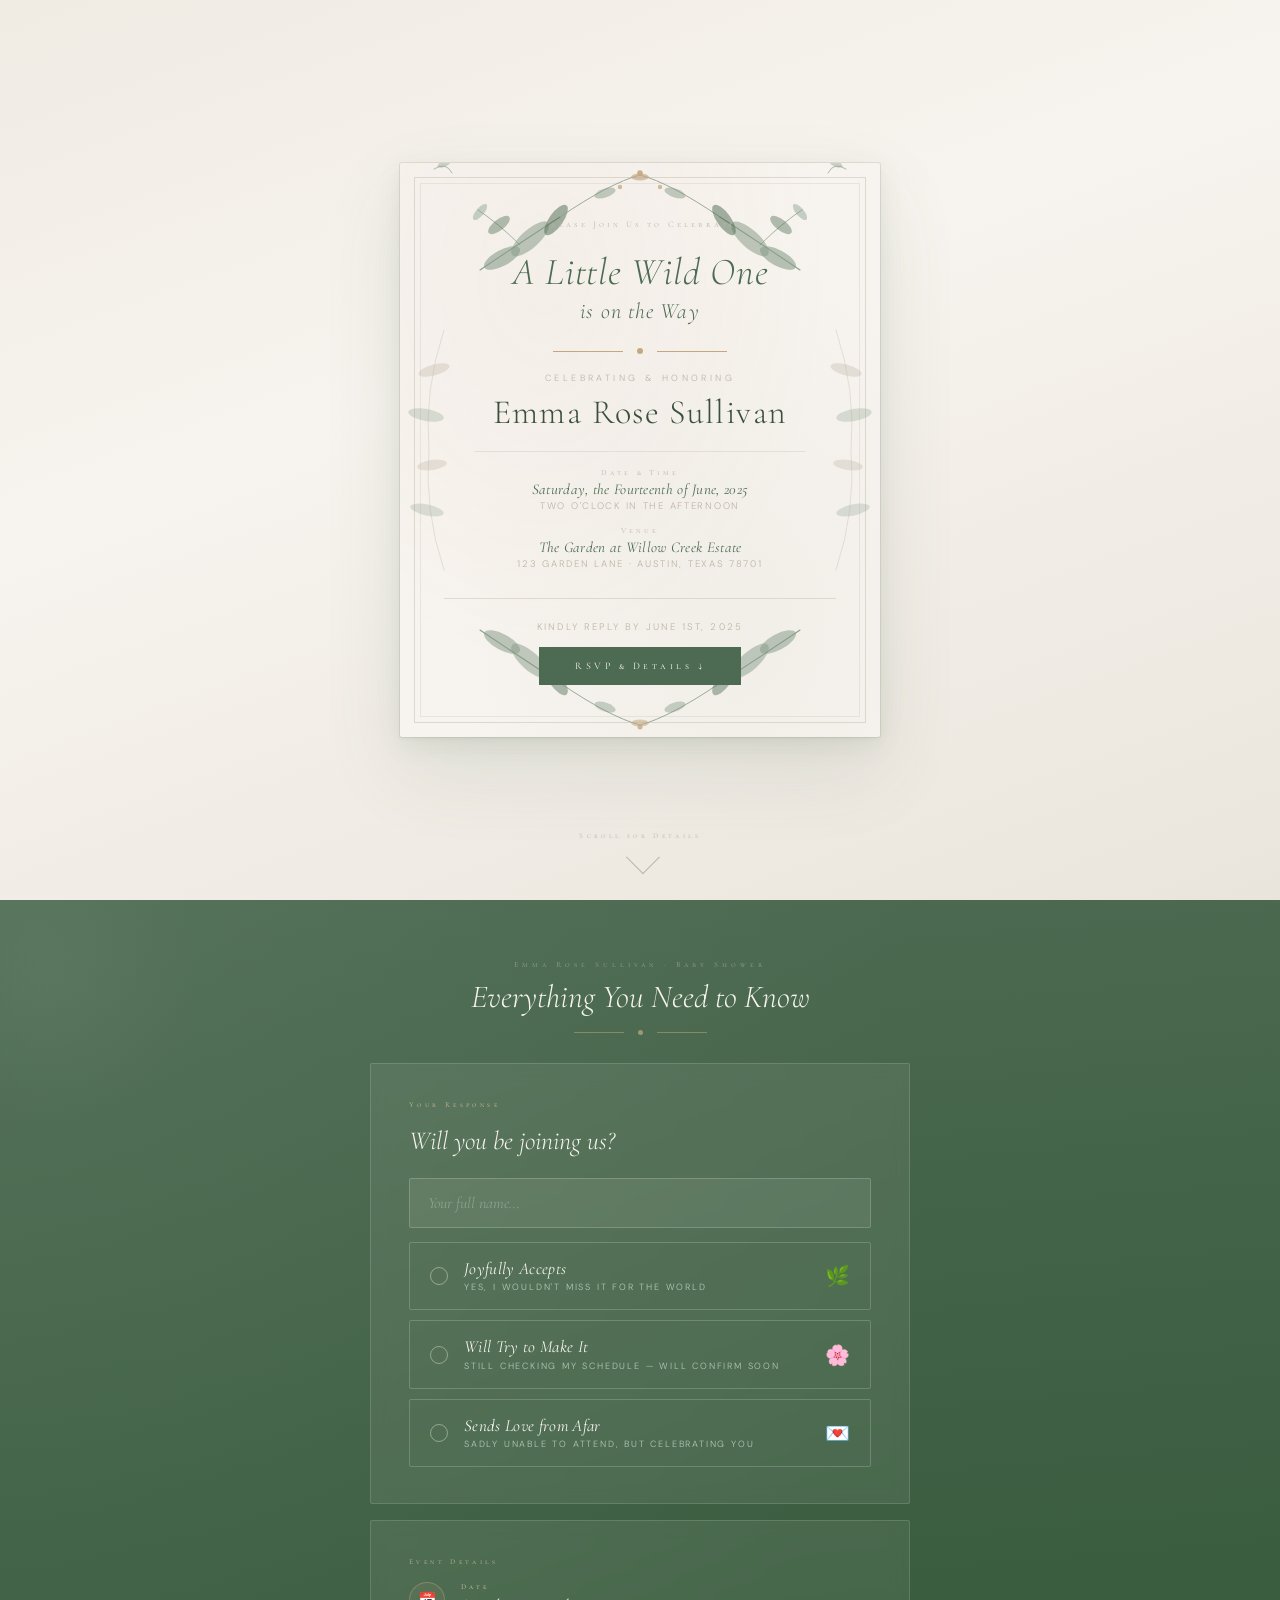
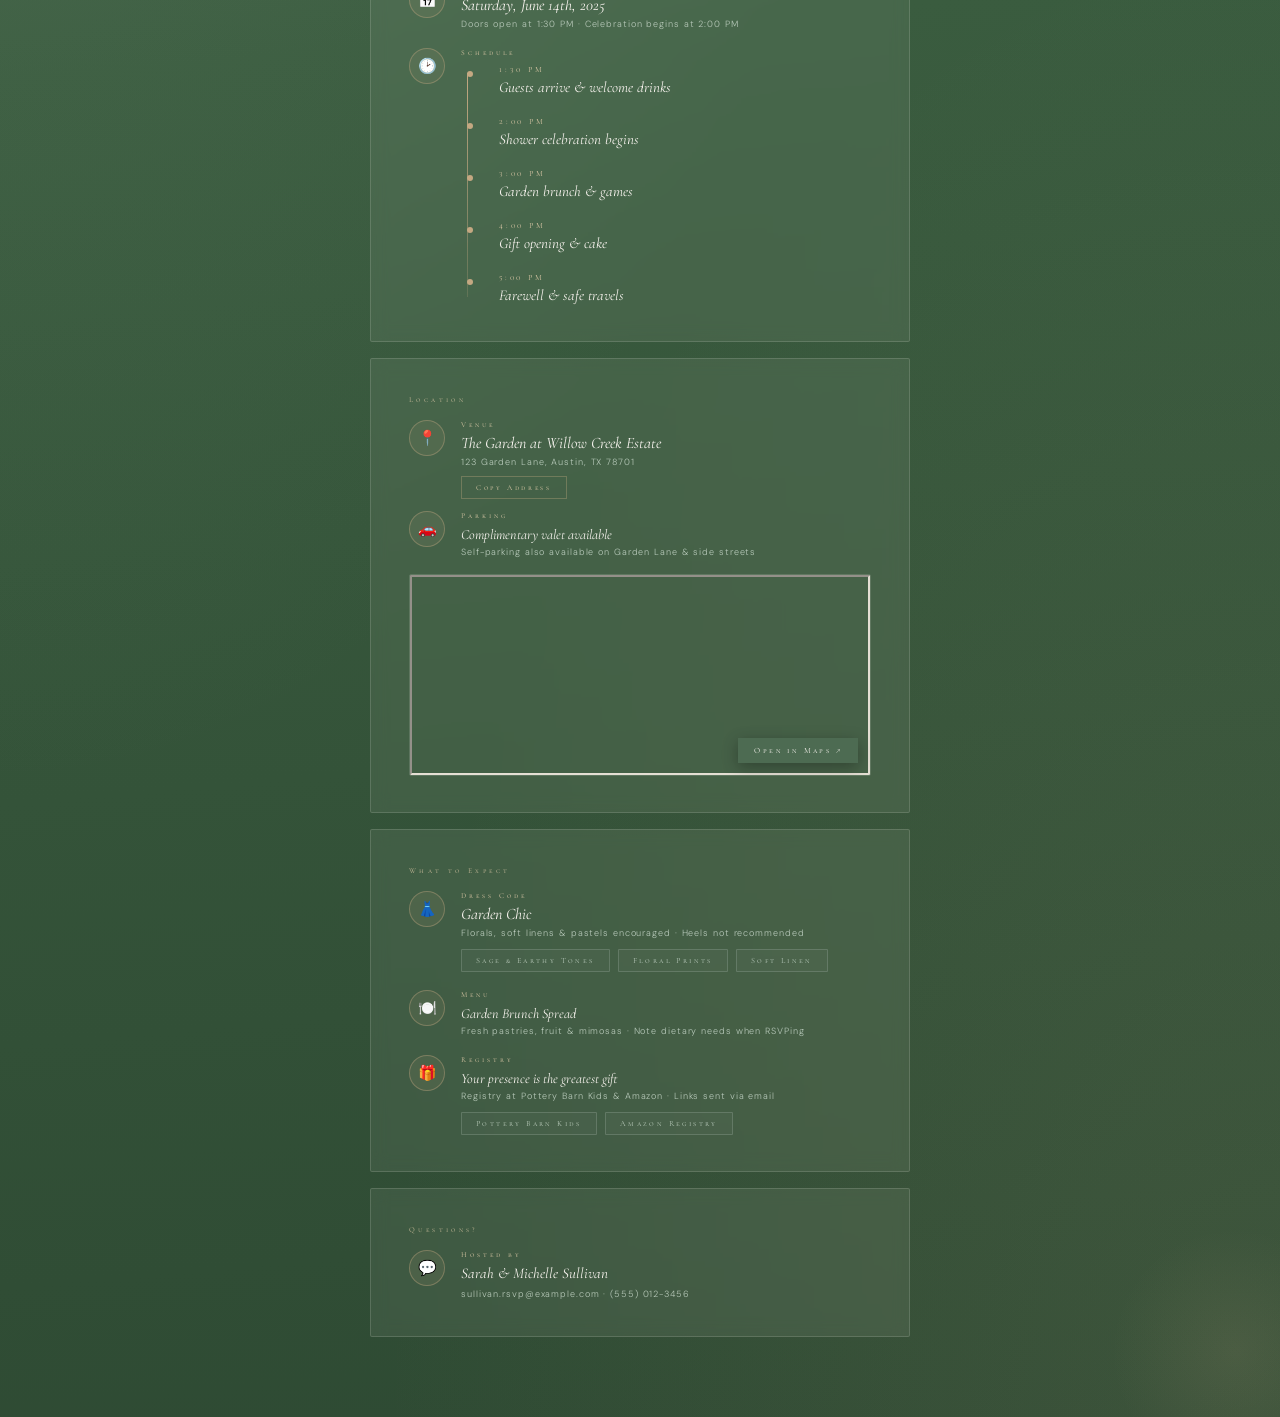
<file: index.html>
<!DOCTYPE html>
<html lang="en">
<head>
<meta charset="UTF-8">
<meta name="viewport" content="width=device-width, initial-scale=1.0">
<title>Emma Rose · Baby Shower Invitation</title>
<link href="https://fonts.googleapis.com/css2?family=Cormorant+Garamond:ital,wght@0,300;0,400;1,300;1,400;1,600&family=Cormorant+SC:wght@300;400;500&family=DM+Sans:ital,wght@0,300;0,400;1,300&display=swap" rel="stylesheet">
<style>
:root{--sage:#8A9E8C;--sage-deep:#4D6B52;--sage-mist:#b8c9ba;--gold:#C4A882;--gold-light:#ddc9a8;--parchment:#F7F3EE;--parchment-dark:#EDE8E0;--linen:#BDB5A6;--ink:#3a4f3c;}
*,*::before,*::after{margin:0;padding:0;box-sizing:border-box;}
html{scroll-behavior:smooth;}
body{background:var(--parchment-dark);font-family:'DM Sans',sans-serif;overflow-x:hidden;}
#particle-canvas{position:fixed;top:0;left:0;width:100%;height:100%;pointer-events:none;z-index:0;}
.page{min-height:100vh;width:100%;position:relative;display:flex;align-items:center;justify-content:center;overflow:hidden;}

/* PAGE 1 */
#page1{background:linear-gradient(160deg,#f0ece4 0%,#f7f3ee 40%,#eae5dc 100%);flex-direction:column;padding:40px 20px;}
#page1::before{content:'';position:absolute;inset:0;opacity:0.35;pointer-events:none;z-index:1;}
.card{position:relative;width:min(480px,92vw);background:var(--parchment);border-radius:2px;box-shadow:0 2px 4px rgba(77,107,82,0.06),0 8px 24px rgba(77,107,82,0.1),0 32px 80px rgba(77,107,82,0.12),0 0 0 1px rgba(189,181,166,0.3);padding:56px 44px 52px;z-index:10;overflow:hidden;text-align:center;}
.card::after{content:'';position:absolute;top:-100%;left:-60%;width:40%;height:300%;background:linear-gradient(105deg,transparent,rgba(255,255,255,0.18),transparent);transform:skewX(-15deg);animation:shimmer 6s ease-in-out infinite 3s;pointer-events:none;z-index:20;}
@keyframes shimmer{0%{left:-60%}40%,100%{left:130%}}
.card::before{content:'';position:absolute;inset:0;background:radial-gradient(ellipse at 30% 20%,rgba(196,168,130,0.06) 0%,transparent 60%),radial-gradient(ellipse at 70% 80%,rgba(138,158,140,0.05) 0%,transparent 60%);pointer-events:none;}
.card-border{position:absolute;inset:14px;border:0.75px solid rgba(189,181,166,0.45);pointer-events:none;}
.card-border-inner{position:absolute;inset:20px;border:0.35px solid rgba(189,181,166,0.25);pointer-events:none;}
.botanical-svg{position:absolute;pointer-events:none;}
.botanical-top{top:-8px;left:50%;transform:translateX(-50%);width:440px;}
.botanical-bottom{bottom:-8px;left:50%;transform:translateX(-50%) scaleY(-1);width:440px;}
.botanical-left{left:-6px;top:50%;transform:translateY(-50%);height:280px;}
.botanical-right{right:-6px;top:50%;transform:translateY(-50%) scaleX(-1);height:280px;}
@keyframes leafSway1{0%,100%{transform:rotate(0deg);transform-origin:50% 90%}50%{transform:rotate(2.5deg);transform-origin:50% 90%}}
@keyframes leafSway2{0%,100%{transform:rotate(0deg);transform-origin:50% 90%}50%{transform:rotate(-2deg);transform-origin:50% 90%}}
@keyframes leafFloat{0%,100%{transform:translateY(0px) rotate(0deg)}50%{transform:translateY(-4px) rotate(1deg)}}
@keyframes stemBreathe{0%,100%{opacity:0.8}50%{opacity:1}}
.leaf-sway-1{animation:leafSway1 4s ease-in-out infinite;}
.leaf-sway-2{animation:leafSway2 5s ease-in-out infinite 0.8s;}
.leaf-float{animation:leafFloat 6s ease-in-out infinite 1.2s;}
.stem-breathe{animation:stemBreathe 4s ease-in-out infinite;}
@keyframes fadeRise{from{opacity:0;transform:translateY(18px)}to{opacity:1;transform:translateY(0)}}
@keyframes fadeIn{from{opacity:0}to{opacity:1}}
@keyframes expandLine{from{transform:scaleX(0);opacity:0}to{transform:scaleX(1);opacity:1}}
@keyframes goldPulse{0%,100%{opacity:0.8}50%{opacity:1;filter:drop-shadow(0 0 4px rgba(196,168,130,0.5))}}
.anim-0{opacity:0;animation:fadeRise 0.9s cubic-bezier(0.22,1,0.36,1) forwards 0.3s}
.anim-1{opacity:0;animation:fadeRise 0.9s cubic-bezier(0.22,1,0.36,1) forwards 0.7s}
.anim-2{opacity:0;animation:fadeRise 0.9s cubic-bezier(0.22,1,0.36,1) forwards 1.0s}
.anim-3{opacity:0;animation:fadeRise 0.9s cubic-bezier(0.22,1,0.36,1) forwards 1.3s}
.anim-4{opacity:0;animation:fadeRise 0.9s cubic-bezier(0.22,1,0.36,1) forwards 1.6s}
.anim-5{opacity:0;animation:fadeRise 0.9s cubic-bezier(0.22,1,0.36,1) forwards 1.9s}
.anim-6{opacity:0;animation:fadeRise 0.9s cubic-bezier(0.22,1,0.36,1) forwards 2.2s}
.anim-7{opacity:0;animation:fadeRise 0.9s cubic-bezier(0.22,1,0.36,1) forwards 2.5s}
.line-anim{transform-origin:center;transform:scaleX(0);opacity:0;animation:expandLine 0.8s cubic-bezier(0.22,1,0.36,1) forwards;}
.line-anim-1{animation-delay:1.5s}.line-anim-2{animation-delay:2.0s}
.eyebrow{font-family:'Cormorant SC',serif;font-size:8.5px;letter-spacing:0.38em;color:var(--linen);margin-bottom:22px;}
.headline{font-family:'Cormorant Garamond',serif;font-style:italic;font-weight:300;font-size:clamp(30px,6vw,38px);line-height:1.15;color:var(--sage-deep);margin-bottom:4px;letter-spacing:0.02em;}
.subheadline{font-family:'Cormorant Garamond',serif;font-style:italic;font-weight:300;font-size:clamp(18px,3.5vw,22px);color:var(--sage-deep);letter-spacing:0.05em;margin-bottom:24px;}
.divider-row{display:flex;align-items:center;justify-content:center;gap:14px;margin:18px 0;}
.divider-line{height:0.7px;width:70px;background:var(--gold);display:block;}
.divider-gem{width:6px;height:6px;background:var(--gold);border-radius:50%;animation:goldPulse 3s ease-in-out infinite;}
.celebrating-label{font-family:'DM Sans',sans-serif;font-size:9px;font-weight:300;letter-spacing:0.38em;color:var(--linen);text-transform:uppercase;margin-bottom:8px;}
.honoree-name{font-family:'Cormorant Garamond',serif;font-weight:300;font-size:clamp(26px,5vw,34px);color:var(--ink);letter-spacing:0.04em;margin-bottom:18px;}
.detail-label{font-family:'Cormorant SC',serif;font-size:8px;letter-spacing:0.4em;color:var(--linen);margin-bottom:3px;margin-top:14px;}
.detail-value{font-family:'Cormorant Garamond',serif;font-style:italic;font-size:clamp(13px,2.5vw,15px);color:var(--sage-deep);letter-spacing:0.02em;}
.detail-sub{font-family:'DM Sans',sans-serif;font-size:9.5px;font-weight:300;color:var(--linen);letter-spacing:0.18em;text-transform:uppercase;margin-top:2px;}
.rsvp-nudge{margin-top:28px;padding-top:22px;border-top:0.5px solid rgba(189,181,166,0.4);}
.rsvp-nudge p{font-family:'DM Sans',sans-serif;font-size:9.5px;font-weight:300;color:var(--linen);letter-spacing:0.22em;text-transform:uppercase;margin-bottom:14px;}
.rsvp-btn{display:inline-block;font-family:'Cormorant SC',serif;font-size:10px;letter-spacing:0.35em;color:var(--parchment);background:var(--sage-deep);padding:13px 36px;border:none;cursor:pointer;transition:all 0.4s cubic-bezier(0.22,1,0.36,1);position:relative;overflow:hidden;}
.rsvp-btn::after{content:'';position:absolute;inset:0;background:var(--gold);transform:scaleX(0);transform-origin:left;transition:transform 0.4s cubic-bezier(0.22,1,0.36,1);z-index:0;}
.rsvp-btn:hover::after{transform:scaleX(1);}.rsvp-btn span{position:relative;z-index:1;}
.rsvp-btn:hover{box-shadow:0 8px 30px rgba(77,107,82,0.25);transform:translateY(-2px);}
.floating-leaf{position:absolute;pointer-events:none;z-index:2;opacity:0;animation:floatLeaf linear infinite;}
@keyframes floatLeaf{0%{transform:translateY(110vh) rotate(0deg);opacity:0}5%{opacity:0.4}90%{opacity:0.25}100%{transform:translateY(-10vh) rotate(360deg);opacity:0}}
.scroll-indicator{position:absolute;bottom:28px;left:50%;transform:translateX(-50%);display:flex;flex-direction:column;align-items:center;gap:8px;z-index:20;cursor:pointer;opacity:0;animation:fadeIn 1s ease forwards 3.5s;}
.scroll-indicator span{font-family:'Cormorant SC',serif;font-size:7.5px;letter-spacing:0.45em;color:var(--linen);}
.scroll-arrow{width:24px;height:24px;border-right:0.75px solid var(--linen);border-bottom:0.75px solid var(--linen);transform:rotate(45deg) translateY(-4px);animation:arrowBounce 1.5s ease-in-out infinite;}
@keyframes arrowBounce{0%,100%{transform:rotate(45deg) translateY(-4px);opacity:0.6}50%{transform:rotate(45deg) translateY(0px);opacity:1}}

/* PAGE 2 */
#page2{background:linear-gradient(175deg,var(--sage-deep) 0%,#3a5c3f 35%,#2e4a33 100%);flex-direction:column;padding:60px 20px 80px;}
#page2::after{content:'';position:absolute;inset:0;background:radial-gradient(ellipse at 0% 0%,rgba(138,158,140,0.15) 0%,transparent 50%),radial-gradient(ellipse at 100% 100%,rgba(196,168,130,0.1) 0%,transparent 50%);pointer-events:none;}
.page2-inner{position:relative;z-index:10;width:min(540px,94vw);display:flex;flex-direction:column;}
.info-section{background:rgba(247,243,238,0.07);backdrop-filter:blur(8px);border:0.75px solid rgba(247,243,238,0.15);border-radius:2px;padding:36px 38px;margin-bottom:16px;transition:transform 0.3s ease,box-shadow 0.3s ease;}
.info-section:hover{transform:translateY(-2px);box-shadow:0 12px 40px rgba(0,0,0,0.2);}
.section-tag{font-family:'Cormorant SC',serif;font-size:7.5px;letter-spacing:0.45em;color:var(--gold-light);margin-bottom:16px;opacity:0.85;display:block;}
.section-title{font-family:'Cormorant Garamond',serif;font-style:italic;font-weight:300;font-size:26px;color:var(--parchment);margin-bottom:22px;line-height:1.2;}

/* Name input */
.name-input{width:100%;margin-bottom:14px;background:rgba(247,243,238,0.07);border:0.75px solid rgba(247,243,238,0.2);border-radius:2px;padding:14px 18px;font-family:'Cormorant Garamond',serif;font-style:italic;font-size:16px;color:var(--parchment);outline:none;transition:border-color 0.3s ease;display:block;}
.name-input::placeholder{color:rgba(247,243,238,0.3);}
.name-input:focus{border-color:rgba(196,168,130,0.6);}
@keyframes shake{0%,100%{transform:translateX(0)}25%{transform:translateX(-6px)}75%{transform:translateX(6px)}}
.shake{animation:shake 0.3s ease;}

/* RSVP options */
.rsvp-options{display:flex;flex-direction:column;gap:10px;}
.rsvp-option{display:flex;align-items:center;gap:16px;padding:16px 20px;border:0.75px solid rgba(247,243,238,0.2);border-radius:2px;cursor:pointer;transition:all 0.35s cubic-bezier(0.22,1,0.36,1);position:relative;overflow:hidden;background:transparent;width:100%;text-align:left;}
.rsvp-option::before{content:'';position:absolute;inset:0;background:rgba(247,243,238,0.08);transform:scaleX(0);transform-origin:left;transition:transform 0.35s cubic-bezier(0.22,1,0.36,1);}
.rsvp-option:hover::before{transform:scaleX(1);}
.rsvp-option.selected{border-color:var(--gold);background:rgba(196,168,130,0.18);}
.rsvp-option.selected::before{transform:scaleX(1);background:rgba(196,168,130,0.1);}
.option-radio{width:18px;height:18px;border:1.5px solid rgba(247,243,238,0.4);border-radius:50%;flex-shrink:0;display:flex;align-items:center;justify-content:center;position:relative;}
.option-radio::after{content:'';width:8px;height:8px;background:var(--gold);border-radius:50%;transform:scale(0);transition:transform 0.3s cubic-bezier(0.34,1.56,0.64,1);}
.rsvp-option.selected .option-radio{border-color:var(--gold);}
.rsvp-option.selected .option-radio::after{transform:scale(1);}
.option-text{flex:1;}
.option-main{font-family:'Cormorant Garamond',serif;font-size:17px;font-style:italic;color:var(--parchment);letter-spacing:0.02em;display:block;line-height:1.2;}
.option-sub{font-family:'DM Sans',sans-serif;font-size:9px;font-weight:300;color:var(--sage-mist);letter-spacing:0.2em;text-transform:uppercase;display:block;margin-top:2px;}
.option-emoji{font-size:20px;flex-shrink:0;}
.guest-input-row{display:flex;align-items:center;gap:12px;margin-top:14px;padding-top:14px;border-top:0.5px solid rgba(247,243,238,0.1);}
.guest-label{font-family:'DM Sans',sans-serif;font-size:10px;font-weight:300;color:var(--sage-mist);letter-spacing:0.15em;flex:1;}
.guest-counter{display:flex;align-items:center;gap:10px;}
.counter-btn{width:28px;height:28px;border:0.75px solid rgba(196,168,130,0.4);background:transparent;color:var(--gold-light);font-size:16px;cursor:pointer;display:flex;align-items:center;justify-content:center;transition:all 0.25s ease;border-radius:50%;font-family:'DM Sans',sans-serif;}
.counter-btn:hover{background:rgba(196,168,130,0.2);border-color:var(--gold);}
.counter-num{font-family:'Cormorant Garamond',serif;font-size:22px;color:var(--parchment);min-width:24px;text-align:center;}
.note-input{width:100%;margin-top:12px;background:rgba(247,243,238,0.05);border:0.75px solid rgba(247,243,238,0.15);border-radius:1px;padding:12px 16px;font-family:'Cormorant Garamond',serif;font-style:italic;font-size:14px;color:var(--parchment);resize:none;height:72px;outline:none;transition:border-color 0.3s ease;}
.note-input::placeholder{color:rgba(247,243,238,0.25);}
.note-input:focus{border-color:rgba(196,168,130,0.5);}
.submit-btn{width:100%;margin-top:16px;padding:16px;background:var(--gold);border:none;cursor:pointer;font-family:'Cormorant SC',serif;font-size:11px;letter-spacing:0.4em;color:var(--ink);transition:all 0.35s ease;}
.submit-btn:hover:not(:disabled){background:var(--gold-light);box-shadow:0 8px 30px rgba(196,168,130,0.3);transform:translateY(-1px);}
.submit-btn:disabled{opacity:0.6;cursor:not-allowed;}
.confirmation{display:none;text-align:center;padding:30px;}
.confirmation.show{display:block;}
.conf-icon{font-size:36px;margin-bottom:14px;animation:popIn 0.5s cubic-bezier(0.34,1.56,0.64,1);}
@keyframes popIn{from{transform:scale(0);opacity:0}to{transform:scale(1);opacity:1}}
.conf-title{font-family:'Cormorant Garamond',serif;font-style:italic;font-size:24px;color:var(--parchment);margin-bottom:8px;}
.conf-sub{font-family:'DM Sans',sans-serif;font-size:11px;color:var(--sage-mist);letter-spacing:0.15em;}

/* Info sections */
.info-row{display:flex;align-items:flex-start;gap:16px;margin-bottom:18px;}
.info-row:last-child{margin-bottom:0;}
.info-icon{width:36px;height:36px;border:0.75px solid rgba(196,168,130,0.4);border-radius:50%;display:flex;align-items:center;justify-content:center;flex-shrink:0;font-size:15px;background:rgba(196,168,130,0.1);}
.info-label{font-family:'Cormorant SC',serif;font-size:7.5px;letter-spacing:0.4em;color:var(--gold-light);display:block;margin-bottom:3px;}
.info-value{font-family:'Cormorant Garamond',serif;font-style:italic;font-size:16px;color:var(--parchment);line-height:1.3;}
.info-note{font-family:'DM Sans',sans-serif;font-size:9px;font-weight:300;color:var(--sage-mist);letter-spacing:0.1em;margin-top:2px;display:block;}
.copy-btn{display:inline-flex;align-items:center;gap:6px;margin-top:8px;font-family:'Cormorant SC',serif;font-size:7.5px;letter-spacing:0.35em;color:var(--gold-light);background:transparent;border:0.75px solid rgba(196,168,130,0.35);padding:6px 14px;cursor:pointer;transition:all 0.3s ease;}
.copy-btn:hover{background:rgba(196,168,130,0.15);border-color:rgba(196,168,130,0.7);}
.copy-btn.copied{color:var(--sage-mist);border-color:rgba(138,158,140,0.5);}
.map-frame{border-radius:2px;overflow:hidden;border:0.75px solid rgba(247,243,238,0.15);margin-top:16px;position:relative;}
.map-frame iframe{width:100%;height:200px;display:block;filter:saturate(0.7) sepia(0.2) brightness(0.9);transition:filter 0.3s ease;}
.map-frame:hover iframe{filter:saturate(0.9) sepia(0.1) brightness(1);}
.map-overlay-btn{position:absolute;bottom:12px;right:12px;background:var(--sage-deep);border:none;font-family:'Cormorant SC',serif;font-size:8px;letter-spacing:0.3em;color:var(--parchment);padding:8px 16px;cursor:pointer;transition:all 0.3s ease;box-shadow:0 4px 16px rgba(0,0,0,0.3);}
.map-overlay-btn:hover{background:var(--gold);color:var(--ink);}
.tag-row{display:flex;flex-wrap:wrap;gap:8px;margin-top:10px;}
.tag{font-family:'Cormorant SC',serif;font-size:8px;letter-spacing:0.3em;color:var(--sage-mist);border:0.75px solid rgba(138,158,140,0.4);padding:6px 14px;border-radius:1px;background:rgba(138,158,140,0.08);}
.timeline{display:flex;flex-direction:column;position:relative;padding-left:22px;}
.timeline::before{content:'';position:absolute;left:6px;top:8px;bottom:8px;width:0.75px;background:linear-gradient(to bottom,var(--gold),rgba(196,168,130,0.2));}
.timeline-item{position:relative;padding:0 0 20px 16px;}
.timeline-item::before{content:'';position:absolute;left:-16px;top:6px;width:6px;height:6px;background:var(--gold);border-radius:50%;}
.timeline-time{font-family:'Cormorant SC',serif;font-size:8px;letter-spacing:0.35em;color:var(--gold-light);display:block;margin-bottom:2px;}
.timeline-event{font-family:'Cormorant Garamond',serif;font-style:italic;font-size:15px;color:var(--parchment);}
.p2-header{text-align:center;margin-bottom:28px;position:relative;z-index:10;}
.p2-eyebrow{font-family:'Cormorant SC',serif;font-size:8px;letter-spacing:0.5em;color:rgba(247,243,238,0.4);display:block;margin-bottom:10px;}
.p2-title{font-family:'Cormorant Garamond',serif;font-style:italic;font-weight:300;font-size:32px;color:var(--parchment);line-height:1.15;}
.p2-divider{display:flex;align-items:center;justify-content:center;gap:14px;margin-top:14px;}
.p2-divider span{width:50px;height:0.5px;background:rgba(196,168,130,0.5);display:block;}
.p2-divider i{width:5px;height:5px;background:var(--gold);border-radius:50%;display:block;opacity:0.7;}
.ambient-circle{position:absolute;border-radius:50%;pointer-events:none;animation:ambientFloat ease-in-out infinite;}
@keyframes ambientFloat{0%,100%{transform:translate(0,0)}50%{transform:translate(var(--tx),var(--ty))}}
@media(max-width:480px){.card{padding:50px 28px 44px;}.info-section{padding:28px 24px;}}
</style>
</head>
<body>

<canvas id="particle-canvas"></canvas>

<section id="page1" class="page">
  <div class="card">
    <div class="card-border"></div>
    <div class="card-border-inner"></div>

    <svg class="botanical-svg botanical-top" viewBox="0 0 440 120" fill="none" xmlns="http://www.w3.org/2000/svg">
      <g class="stem-breathe">
        <path d="M 60 115 Q 100 88 140 62" stroke="#8A9E8C" stroke-width="1.1" stroke-linecap="round"/>
        <path d="M 100 90 Q 78 68 58 55" stroke="#8A9E8C" stroke-width="0.75" stroke-linecap="round"/>
      </g>
      <g class="leaf-sway-1">
        <ellipse cx="82" cy="103" rx="20" ry="8" fill="#8A9E8C" opacity="0.6" transform="rotate(-28 82 103)"/>
        <ellipse cx="110" cy="84" rx="24" ry="9" fill="#8A9E8C" opacity="0.55" transform="rotate(-42 110 84)"/>
        <ellipse cx="136" cy="65" rx="18" ry="7" fill="#4D6B52" opacity="0.5" transform="rotate(-55 136 65)"/>
      </g>
      <g class="leaf-sway-2">
        <ellipse cx="79" cy="70" rx="13" ry="5.5" fill="#4D6B52" opacity="0.42" transform="rotate(-38 79 70)"/>
        <ellipse cx="60" cy="57" rx="10" ry="4" fill="#8A9E8C" opacity="0.45" transform="rotate(-50 60 57)"/>
      </g>
      <path d="M 140 62 Q 190 28 220 20 Q 250 28 300 62" stroke="#8A9E8C" stroke-width="0.85" stroke-linecap="round" class="stem-breathe"/>
      <g class="leaf-float">
        <ellipse cx="185" cy="38" rx="11" ry="4.5" fill="#8A9E8C" opacity="0.5" transform="rotate(-18 185 38)"/>
        <ellipse cx="220" cy="22" rx="9" ry="3.5" fill="#C4A882" opacity="0.65"/>
        <ellipse cx="255" cy="38" rx="11" ry="4.5" fill="#8A9E8C" opacity="0.5" transform="rotate(18 255 38)"/>
        <circle cx="200" cy="32" r="2.2" fill="#C4A882" opacity="0.75"/>
        <circle cx="220" cy="18" r="2.8" fill="#C4A882" opacity="0.9"/>
        <circle cx="240" cy="32" r="2.2" fill="#C4A882" opacity="0.75"/>
      </g>
      <g class="stem-breathe">
        <path d="M 380 115 Q 340 88 300 62" stroke="#8A9E8C" stroke-width="1.1" stroke-linecap="round"/>
        <path d="M 340 90 Q 362 68 382 55" stroke="#8A9E8C" stroke-width="0.75" stroke-linecap="round"/>
      </g>
      <g class="leaf-sway-2">
        <ellipse cx="358" cy="103" rx="20" ry="8" fill="#8A9E8C" opacity="0.6" transform="rotate(28 358 103)"/>
        <ellipse cx="330" cy="84" rx="24" ry="9" fill="#8A9E8C" opacity="0.55" transform="rotate(42 330 84)"/>
        <ellipse cx="304" cy="65" rx="18" ry="7" fill="#4D6B52" opacity="0.5" transform="rotate(55 304 65)"/>
      </g>
      <g class="leaf-sway-1">
        <ellipse cx="361" cy="70" rx="13" ry="5.5" fill="#4D6B52" opacity="0.42" transform="rotate(38 361 70)"/>
        <ellipse cx="380" cy="57" rx="10" ry="4" fill="#8A9E8C" opacity="0.45" transform="rotate(50 380 57)"/>
      </g>
      <path d="M 14 14 Q 26 6 32 18" stroke="#8A9E8C" stroke-width="0.7" stroke-linecap="round"/>
      <ellipse cx="24" cy="9" rx="7" ry="3" fill="#8A9E8C" opacity="0.4" transform="rotate(-22 24 9)"/>
      <path d="M 426 14 Q 414 6 408 18" stroke="#8A9E8C" stroke-width="0.7" stroke-linecap="round"/>
      <ellipse cx="416" cy="9" rx="7" ry="3" fill="#8A9E8C" opacity="0.4" transform="rotate(22 416 9)"/>
    </svg>

    <svg class="botanical-svg botanical-bottom" viewBox="0 0 440 120" fill="none" xmlns="http://www.w3.org/2000/svg">
      <g class="stem-breathe">
        <path d="M 60 115 Q 100 88 140 62" stroke="#8A9E8C" stroke-width="1.1" stroke-linecap="round"/>
      </g>
      <g class="leaf-sway-2">
        <ellipse cx="82" cy="103" rx="20" ry="8" fill="#8A9E8C" opacity="0.55" transform="rotate(-28 82 103)"/>
        <ellipse cx="110" cy="84" rx="24" ry="9" fill="#8A9E8C" opacity="0.5" transform="rotate(-42 110 84)"/>
        <ellipse cx="136" cy="65" rx="18" ry="7" fill="#4D6B52" opacity="0.45" transform="rotate(-55 136 65)"/>
      </g>
      <path d="M 140 62 Q 190 28 220 20 Q 250 28 300 62" stroke="#8A9E8C" stroke-width="0.85" stroke-linecap="round" class="stem-breathe"/>
      <g class="leaf-float">
        <ellipse cx="185" cy="38" rx="11" ry="4.5" fill="#8A9E8C" opacity="0.45" transform="rotate(-18 185 38)"/>
        <ellipse cx="220" cy="22" rx="9" ry="3.5" fill="#C4A882" opacity="0.55"/>
        <ellipse cx="255" cy="38" rx="11" ry="4.5" fill="#8A9E8C" opacity="0.45" transform="rotate(18 255 38)"/>
        <circle cx="220" cy="18" r="2.5" fill="#C4A882" opacity="0.8"/>
      </g>
      <g class="stem-breathe">
        <path d="M 380 115 Q 340 88 300 62" stroke="#8A9E8C" stroke-width="1.1" stroke-linecap="round"/>
      </g>
      <g class="leaf-sway-1">
        <ellipse cx="358" cy="103" rx="20" ry="8" fill="#8A9E8C" opacity="0.55" transform="rotate(28 358 103)"/>
        <ellipse cx="330" cy="84" rx="24" ry="9" fill="#8A9E8C" opacity="0.5" transform="rotate(42 330 84)"/>
        <ellipse cx="304" cy="65" rx="18" ry="7" fill="#4D6B52" opacity="0.45" transform="rotate(55 304 65)"/>
      </g>
    </svg>

    <svg class="botanical-svg botanical-left" viewBox="0 0 60 280" fill="none" xmlns="http://www.w3.org/2000/svg">
      <path d="M 50 20 Q 30 80 35 140 Q 30 200 50 260" stroke="#BDB5A6" stroke-width="0.7" stroke-linecap="round" opacity="0.5" class="stem-breathe"/>
      <g class="leaf-sway-1">
        <ellipse cx="40" cy="60" rx="16" ry="5.5" fill="#BDB5A6" opacity="0.35" transform="rotate(-15 40 60)"/>
        <ellipse cx="32" cy="105" rx="18" ry="6" fill="#8A9E8C" opacity="0.3" transform="rotate(10 32 105)"/>
        <ellipse cx="38" cy="155" rx="15" ry="5" fill="#BDB5A6" opacity="0.32" transform="rotate(-8 38 155)"/>
        <ellipse cx="33" cy="200" rx="17" ry="5.5" fill="#8A9E8C" opacity="0.28" transform="rotate(12 33 200)"/>
      </g>
    </svg>
    <svg class="botanical-svg botanical-right" viewBox="0 0 60 280" fill="none" xmlns="http://www.w3.org/2000/svg">
      <path d="M 50 20 Q 30 80 35 140 Q 30 200 50 260" stroke="#BDB5A6" stroke-width="0.7" stroke-linecap="round" opacity="0.5" class="stem-breathe"/>
      <g class="leaf-sway-2">
        <ellipse cx="40" cy="60" rx="16" ry="5.5" fill="#BDB5A6" opacity="0.35" transform="rotate(-15 40 60)"/>
        <ellipse cx="32" cy="105" rx="18" ry="6" fill="#8A9E8C" opacity="0.3" transform="rotate(10 32 105)"/>
        <ellipse cx="38" cy="155" rx="15" ry="5" fill="#BDB5A6" opacity="0.32" transform="rotate(-8 38 155)"/>
        <ellipse cx="33" cy="200" rx="17" ry="5.5" fill="#8A9E8C" opacity="0.28" transform="rotate(12 33 200)"/>
      </g>
    </svg>

    <p class="eyebrow anim-0">Please Join Us to Celebrate</p>
    <h1 class="headline anim-1">A Little Wild One</h1>
    <h2 class="subheadline anim-2">is on the Way</h2>
    <div class="divider-row anim-3">
      <span class="divider-line line-anim line-anim-1"></span>
      <span class="divider-gem"></span>
      <span class="divider-line line-anim line-anim-2"></span>
    </div>
    <p class="celebrating-label anim-3">Celebrating & Honoring</p>
    <h3 class="honoree-name anim-4">Emma Rose Sullivan</h3>
    <div style="height:1px;background:rgba(189,181,166,0.3);margin:4px 30px 16px;" class="anim-4"></div>
    <div class="anim-5">
      <p class="detail-label">Date & Time</p>
      <p class="detail-value">Saturday, the Fourteenth of June, 2025</p>
      <p class="detail-sub">Two O'Clock in the Afternoon</p>
    </div>
    <div class="anim-6">
      <p class="detail-label">Venue</p>
      <p class="detail-value">The Garden at Willow Creek Estate</p>
      <p class="detail-sub">123 Garden Lane · Austin, Texas 78701</p>
    </div>
    <div class="rsvp-nudge anim-7">
      <p>Kindly reply by June 1st, 2025</p>
      <button class="rsvp-btn" id="scrollBtn"><span>RSVP & Details ↓</span></button>
    </div>
  </div>

  <div class="scroll-indicator" id="scrollBtn">
    <span>Scroll for Details</span>
    <div class="scroll-arrow"></div>
  </div>
</section>

<section id="page2" class="page">
  <div class="ambient-circle" style="width:300px;height:300px;top:-80px;left:-100px;background:radial-gradient(circle,rgba(138,158,140,0.12),transparent 70%);--tx:20px;--ty:30px;animation-duration:8s;"></div>
  <div class="ambient-circle" style="width:250px;height:250px;bottom:-60px;right:-80px;background:radial-gradient(circle,rgba(196,168,130,0.1),transparent 70%);--tx:-15px;--ty:-20px;animation-duration:10s;animation-delay:2s;"></div>

  <div class="page2-inner">

    <div class="p2-header">
      <span class="p2-eyebrow">Emma Rose Sullivan · Baby Shower</span>
      <h2 class="p2-title">Everything You Need to Know</h2>
      <div class="p2-divider"><span></span><i></i><span></span></div>
    </div>

    <div class="info-section">
      <span class="section-tag">Your Response</span>
      <h3 class="section-title">Will you be joining us?</h3>

      <input id="guestName" class="name-input" type="text" placeholder="Your full name…" />

      <div class="rsvp-options" id="rsvpOptions">
        <button class="rsvp-option" data-rsvp="yes">
          <span class="option-radio"></span>
          <span class="option-text">
            <span class="option-main">Joyfully Accepts</span>
            <span class="option-sub">Yes, I wouldn't miss it for the world</span>
          </span>
          <span class="option-emoji">🌿</span>
        </button>
        <button class="rsvp-option" data-rsvp="maybe">
          <span class="option-radio"></span>
          <span class="option-text">
            <span class="option-main">Will Try to Make It</span>
            <span class="option-sub">Still checking my schedule — will confirm soon</span>
          </span>
          <span class="option-emoji">🌸</span>
        </button>
        <button class="rsvp-option" data-rsvp="no">
          <span class="option-radio"></span>
          <span class="option-text">
            <span class="option-main">Sends Love from Afar</span>
            <span class="option-sub">Sadly unable to attend, but celebrating you</span>
          </span>
          <span class="option-emoji">💌</span>
        </button>
      </div>

      <div id="guestRow" class="guest-input-row" style="display:none;">
        <span class="guest-label">Number of guests attending</span>
        <div class="guest-counter">
          <button class="counter-btn" id="countDown">−</button>
          <span class="counter-num" id="guestCount">1</span>
          <button class="counter-btn" id="countUp">+</button>
        </div>
      </div>

      <div id="noteRow" style="display:none;">
        <textarea class="note-input" id="guestNote" placeholder="Leave a note for the mama-to-be…"></textarea>
      </div>

      <div id="submitRow" style="display:none;">
        <button class="submit-btn" id="submitBtn">Send My RSVP ✦</button>
      </div>

      <div class="confirmation" id="confirmation">
        <div class="conf-icon">🌿</div>
        <p class="conf-title">Thank you so much!</p>
        <p class="conf-sub" id="confSub">Your response has been received with love.</p>
      </div>
    </div>

    <div class="info-section">
      <span class="section-tag">Event Details</span>
      <div class="info-row">
        <div class="info-icon">📅</div>
        <div>
          <span class="info-label">Date</span>
          <span class="info-value">Saturday, June 14th, 2025</span>
          <span class="info-note">Doors open at 1:30 PM · Celebration begins at 2:00 PM</span>
        </div>
      </div>
      <div class="info-row">
        <div class="info-icon">🕑</div>
        <div>
          <span class="info-label">Schedule</span>
          <div class="timeline" style="margin-top:8px;">
            <div class="timeline-item"><span class="timeline-time">1:30 PM</span><span class="timeline-event">Guests arrive & welcome drinks</span></div>
            <div class="timeline-item"><span class="timeline-time">2:00 PM</span><span class="timeline-event">Shower celebration begins</span></div>
            <div class="timeline-item"><span class="timeline-time">3:00 PM</span><span class="timeline-event">Garden brunch & games</span></div>
            <div class="timeline-item"><span class="timeline-time">4:00 PM</span><span class="timeline-event">Gift opening & cake</span></div>
            <div class="timeline-item" style="padding-bottom:0;"><span class="timeline-time">5:00 PM</span><span class="timeline-event">Farewell & safe travels</span></div>
          </div>
        </div>
      </div>
    </div>

    <div class="info-section">
      <span class="section-tag">Location</span>
      <div class="info-row" style="margin-bottom:12px;">
        <div class="info-icon">📍</div>
        <div>
          <span class="info-label">Venue</span>
          <span class="info-value">The Garden at Willow Creek Estate</span>
          <span class="info-note">123 Garden Lane, Austin, TX 78701</span>
          <button class="copy-btn" id="copyBtn">
            <span id="copyBtnText">Copy Address</span>
          </button>
        </div>
      </div>
      <div class="info-row" style="margin-bottom:12px;">
        <div class="info-icon">🚗</div>
        <div>
          <span class="info-label">Parking</span>
          <span class="info-value" style="font-size:14px;">Complimentary valet available</span>
          <span class="info-note">Self-parking also available on Garden Lane & side streets</span>
        </div>
      </div>
      <div class="map-frame">
        <iframe
          src="https://www.openstreetmap.org/export/embed.html?bbox=-97.7631%2C30.2472%2C-97.7231%2C30.2872&layer=mapnik&marker=30.2672%2C-97.7431"
          allowfullscreen=""
          loading="lazy"
          title="Venue location">
        </iframe>
        <button class="map-overlay-btn" id="mapsBtn">Open in Maps ↗</button>
      </div>
    </div>

    <div class="info-section">
      <span class="section-tag">What to Expect</span>
      <div class="info-row">
        <div class="info-icon">👗</div>
        <div>
          <span class="info-label">Dress Code</span>
          <span class="info-value">Garden Chic</span>
          <span class="info-note">Florals, soft linens & pastels encouraged · Heels not recommended</span>
          <div class="tag-row">
            <span class="tag">Sage & Earthy Tones</span>
            <span class="tag">Floral Prints</span>
            <span class="tag">Soft Linen</span>
          </div>
        </div>
      </div>
      <div class="info-row">
        <div class="info-icon">🍽️</div>
        <div>
          <span class="info-label">Menu</span>
          <span class="info-value" style="font-size:14px;">Garden Brunch Spread</span>
          <span class="info-note">Fresh pastries, fruit & mimosas · Note dietary needs when RSVPing</span>
        </div>
      </div>
      <div class="info-row" style="margin-bottom:0;">
        <div class="info-icon">🎁</div>
        <div>
          <span class="info-label">Registry</span>
          <span class="info-value" style="font-size:14px;">Your presence is the greatest gift</span>
          <span class="info-note">Registry at Pottery Barn Kids & Amazon · Links sent via email</span>
          <div class="tag-row">
            <span class="tag">Pottery Barn Kids</span>
            <span class="tag">Amazon Registry</span>
          </div>
        </div>
      </div>
    </div>

    <div class="info-section" style="margin-bottom:0;">
      <span class="section-tag">Questions?</span>
      <div class="info-row" style="margin-bottom:0;">
        <div class="info-icon">💬</div>
        <div>
          <span class="info-label">Hosted by</span>
          <span class="info-value" style="font-size:15px;">Sarah & Michelle Sullivan</span>
          <span class="info-note" style="margin-top:4px;">sullivan.rsvp@example.com · (555) 012-3456</span>
        </div>
      </div>
    </div>

  </div>
</section>

<script>
// ── PARTICLE SYSTEM ──
const canvas = document.getElementById('particle-canvas');
const ctx    = canvas.getContext('2d');
let W, H, particles = [];
function resize(){ W = canvas.width = window.innerWidth; H = canvas.height = window.innerHeight; }
resize();
window.addEventListener('resize', resize);

class Particle {
  constructor(){ this.reset(); }
  reset(){
    this.x          = Math.random() * W;
    this.y          = Math.random() * H;
    this.size       = Math.random() * 1.8 + 0.3;
    this.speedY     = -(Math.random() * 0.4 + 0.1);
    this.speedX     = (Math.random() - 0.5) * 0.2;
    this.opacity    = 0;
    this.maxOpacity = Math.random() * 0.35 + 0.05;
    this.life       = 0;
    this.maxLife    = Math.random() * 300 + 200;
    this.isGold     = Math.random() > 0.6;
  }
  update(){
    this.life++;
    if(this.life < 40) this.opacity = (this.life/40)*this.maxOpacity;
    else if(this.life > this.maxLife-40) this.opacity = ((this.maxLife-this.life)/40)*this.maxOpacity;
    else this.opacity = this.maxOpacity;
    this.x += this.speedX + Math.sin(this.life*0.02)*0.15;
    this.y += this.speedY;
    if(this.life >= this.maxLife) this.reset();
  }
  draw(){
    ctx.save();
    ctx.globalAlpha = this.opacity;
    ctx.fillStyle   = this.isGold ? '#C4A882' : '#8A9E8C';
    ctx.beginPath();
    ctx.arc(this.x, this.y, this.size, 0, Math.PI*2);
    ctx.fill();
    ctx.restore();
  }
}
for(let i=0;i<80;i++){ const p=new Particle(); p.life=Math.random()*p.maxLife; particles.push(p); }
(function loop(){ ctx.clearRect(0,0,W,H); particles.forEach(p=>{p.update();p.draw();}); requestAnimationFrame(loop); })();

// ── FLOATING LEAVES ──
function createLeaf(){
  const el = document.createElement('div');
  el.className = 'floating-leaf';
  const s = Math.random()*18+8, d = Math.random()*15+12, delay = Math.random()*8;
  el.style.cssText = `left:${Math.random()*innerWidth}px;width:${s}px;height:${s*0.4}px;border-radius:50% 50% 50% 0;background:${Math.random()>0.7?'rgba(196,168,130,0.35)':'rgba(138,158,140,0.3)'};animation-duration:${d}s;animation-delay:${delay}s;`;
  document.getElementById('page1').appendChild(el);
  setTimeout(()=>el.remove(),(d+delay)*1000);
}
for(let i=0;i<12;i++) setTimeout(createLeaf,i*1200);
setInterval(createLeaf,3000);

// ── RSVP LOGIC ──
let selectedOption = null;
let guestCount = 1;

function selectOption(btn, type){
  document.querySelectorAll('.rsvp-option').forEach(o=>o.classList.remove('selected'));
  btn.classList.add('selected');
  selectedOption = type;
  document.getElementById('guestRow').style.display  = (type==='yes'||type==='maybe') ? 'flex' : 'none';
  document.getElementById('noteRow').style.display   = 'block';
  document.getElementById('submitRow').style.display = 'block';
}

function changeCount(delta){
  guestCount = Math.max(1, Math.min(10, guestCount+delta));
  document.getElementById('guestCount').textContent = guestCount;
}

async function submitRSVP(){
  var nameEl = document.getElementById('guestName');
  var name   = nameEl.value.trim();
  if(!name){
    nameEl.classList.add('shake');
    nameEl.style.borderColor = 'rgba(196,168,130,0.9)';
    nameEl.placeholder = 'Please enter your name first…';
    nameEl.focus();
    setTimeout(function(){ nameEl.classList.remove('shake'); }, 400);
    return;
  }
  if(!selectedOption) return;

  var btn = document.getElementById('submitBtn');
  btn.textContent = 'Sending…';
  btn.disabled = true;

  var labels = { yes:'Joyfully Accepts', maybe:'Will Try to Make It', no:'Sends Love from Afar' };
  var note   = document.getElementById('guestNote').value.trim() || '—';

  try {
    var res = await fetch('https://formspree.io/f/mrejgale', {
      method: 'POST',
      headers: { 
        'Accept': 'application/json',
        'Content-Type': 'application/json' 
      },
      body: JSON.stringify({
        Name: name,
        Attending: labels[selectedOption],
        Guests: selectedOption === 'no' ? '0' : String(guestCount),
        Notes: note
      })
    });

    if(!res.ok) throw new Error('Form error: ' + res.status);

    ['guestName','rsvpOptions','guestRow','noteRow','submitRow'].forEach(function(id){
      var el = document.getElementById(id);
      if(el) el.style.display = 'none';
    });

    var firstName = name.split(' ')[0];
    document.getElementById('confSub').textContent =
      selectedOption === 'no'
        ? "We'll miss you dearly, " + firstName + ". Sending love your way 💚"
        : "We've saved your RSVP, " + firstName + ". Cannot wait to celebrate! 🌿";
    document.getElementById('confirmation').classList.add('show');

    for(var i=0; i<25; i++){
      (function(delay){
        setTimeout(function(){
          var p = new Particle();
          p.x = W/2 + (Math.random()-0.5)*120;
          p.y = H*0.65;
          p.speedY = -(Math.random()*2.5+1);
          p.speedX = (Math.random()-0.5)*2.5;
          p.maxOpacity = 0.9;
          p.size = Math.random()*3+1;
          particles.push(p);
        }, delay);
      })(i*40);
    }
  } catch(err){
    console.error('Submission error:', err);
    btn.textContent = '⚠ Something went wrong — try again';
    btn.disabled = false;
  }
}

// ── EVENT LISTENERS ──
document.addEventListener('DOMContentLoaded', function(){
  document.querySelectorAll('[data-rsvp]').forEach(function(btn){
    btn.addEventListener('click', function(){ selectOption(this, this.dataset.rsvp); });
  });

  document.getElementById('countDown').addEventListener('click', function(){ changeCount(-1); });
  document.getElementById('countUp').addEventListener('click', function(){ changeCount(1); });
  document.getElementById('submitBtn').addEventListener('click', function(){ submitRSVP(); });

  document.querySelectorAll('#scrollBtn, .scroll-indicator').forEach(function(b){
    b.addEventListener('click', function(){
      document.getElementById('page2').scrollIntoView({behavior:'smooth'});
    });
  });

  document.getElementById('copyBtn').addEventListener('click', function(){
    navigator.clipboard.writeText('123 Garden Lane, Austin, TX 78701').then(function(){
      const cb = document.getElementById('copyBtn');
      cb.classList.add('copied');
      document.getElementById('copyBtnText').textContent = '✓ Copied!';
      setTimeout(function(){
        cb.classList.remove('copied');
        document.getElementById('copyBtnText').textContent = 'Copy Address';
      }, 2500);
    });
  });

  document.getElementById('mapsBtn').addEventListener('click', function(){
    window.open('https://www.google.com/maps/search/?api=1&query=123+Garden+Lane+Austin+TX+78701');
  });

  const observer = new IntersectionObserver(entries=>{
    entries.forEach(e=>{ if(e.isIntersecting){ e.target.style.opacity='1'; e.target.style.transform='translateY(0)'; }});
  },{threshold:0.1});
  document.querySelectorAll('.info-section').forEach(function(el, i){
    el.style.opacity = '0';
    el.style.transform = 'translateY(24px)';
    el.style.transition = 'opacity 0.7s ease ' + (i*0.12) + 's, transform 0.7s cubic-bezier(0.22,1,0.36,1) ' + (i*0.12) + 's';
    observer.observe(el);
  });
});
</script>
</body>
</html>
</file>
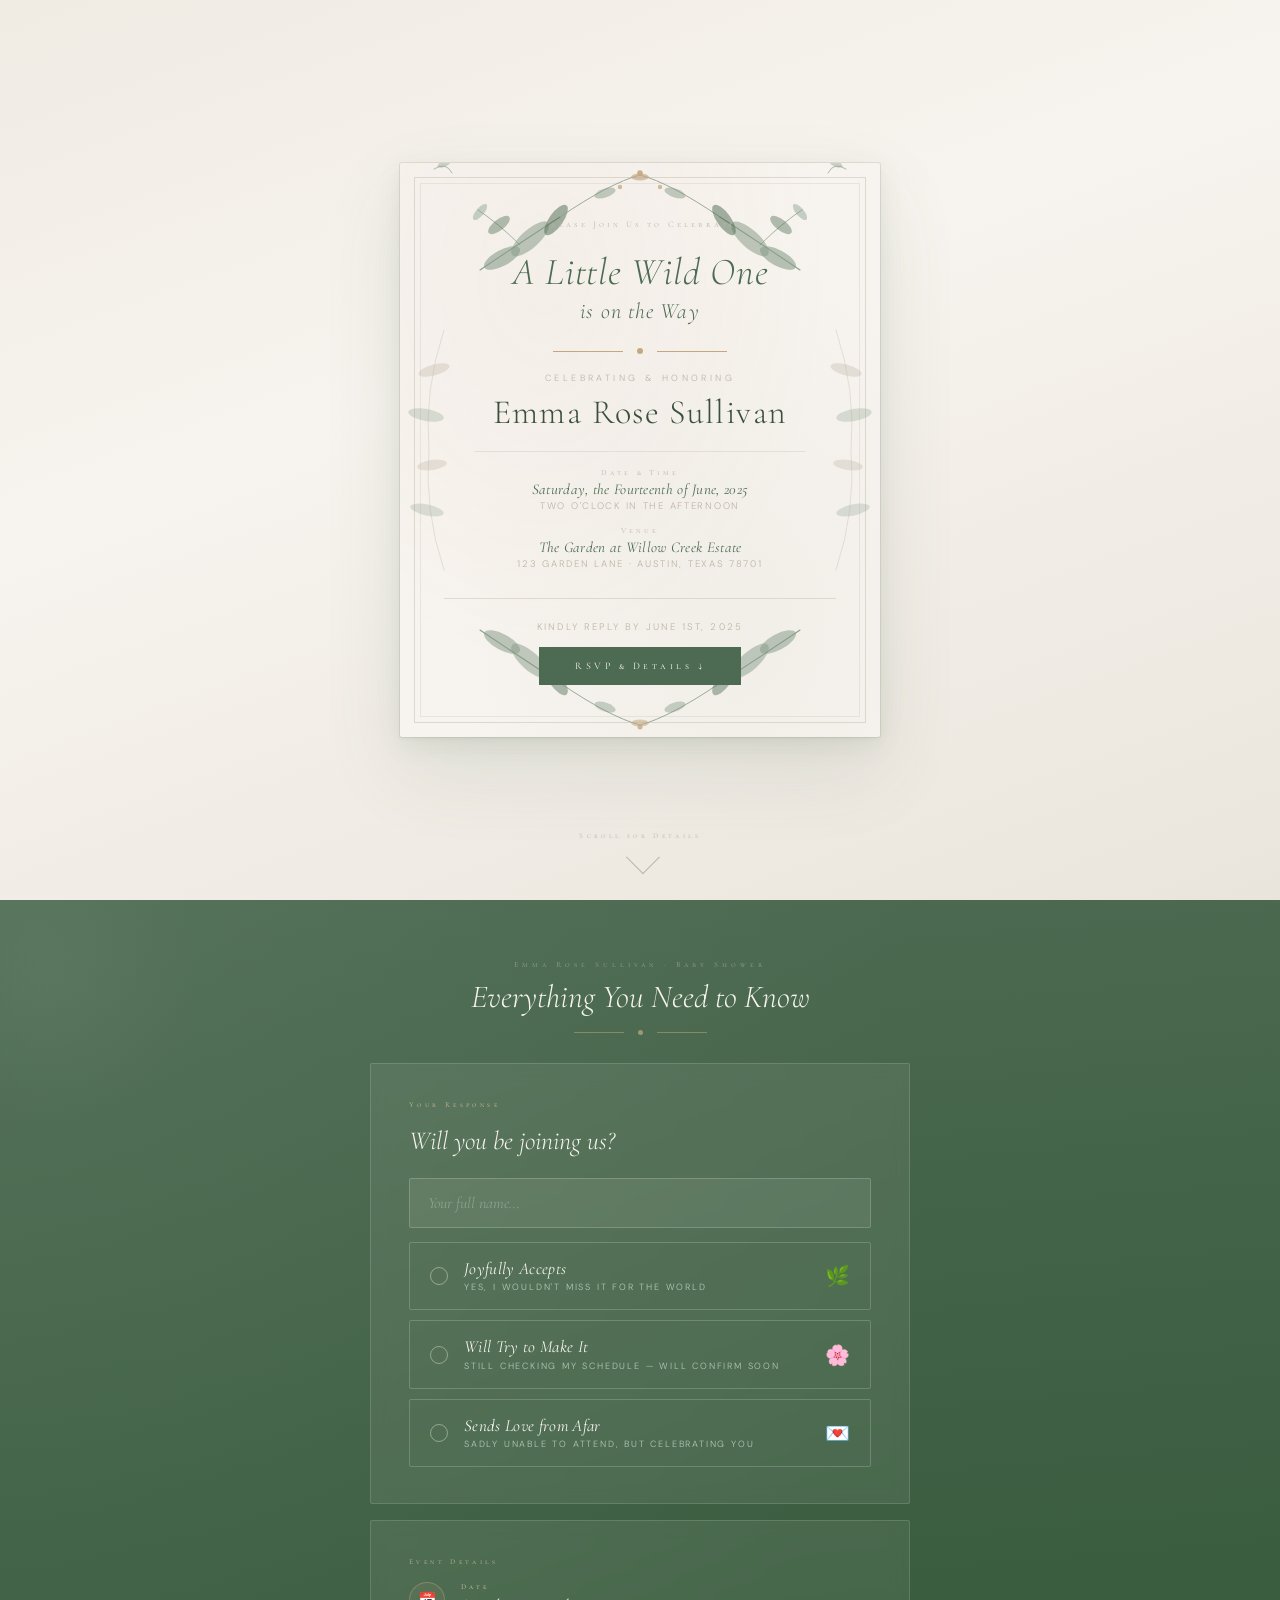
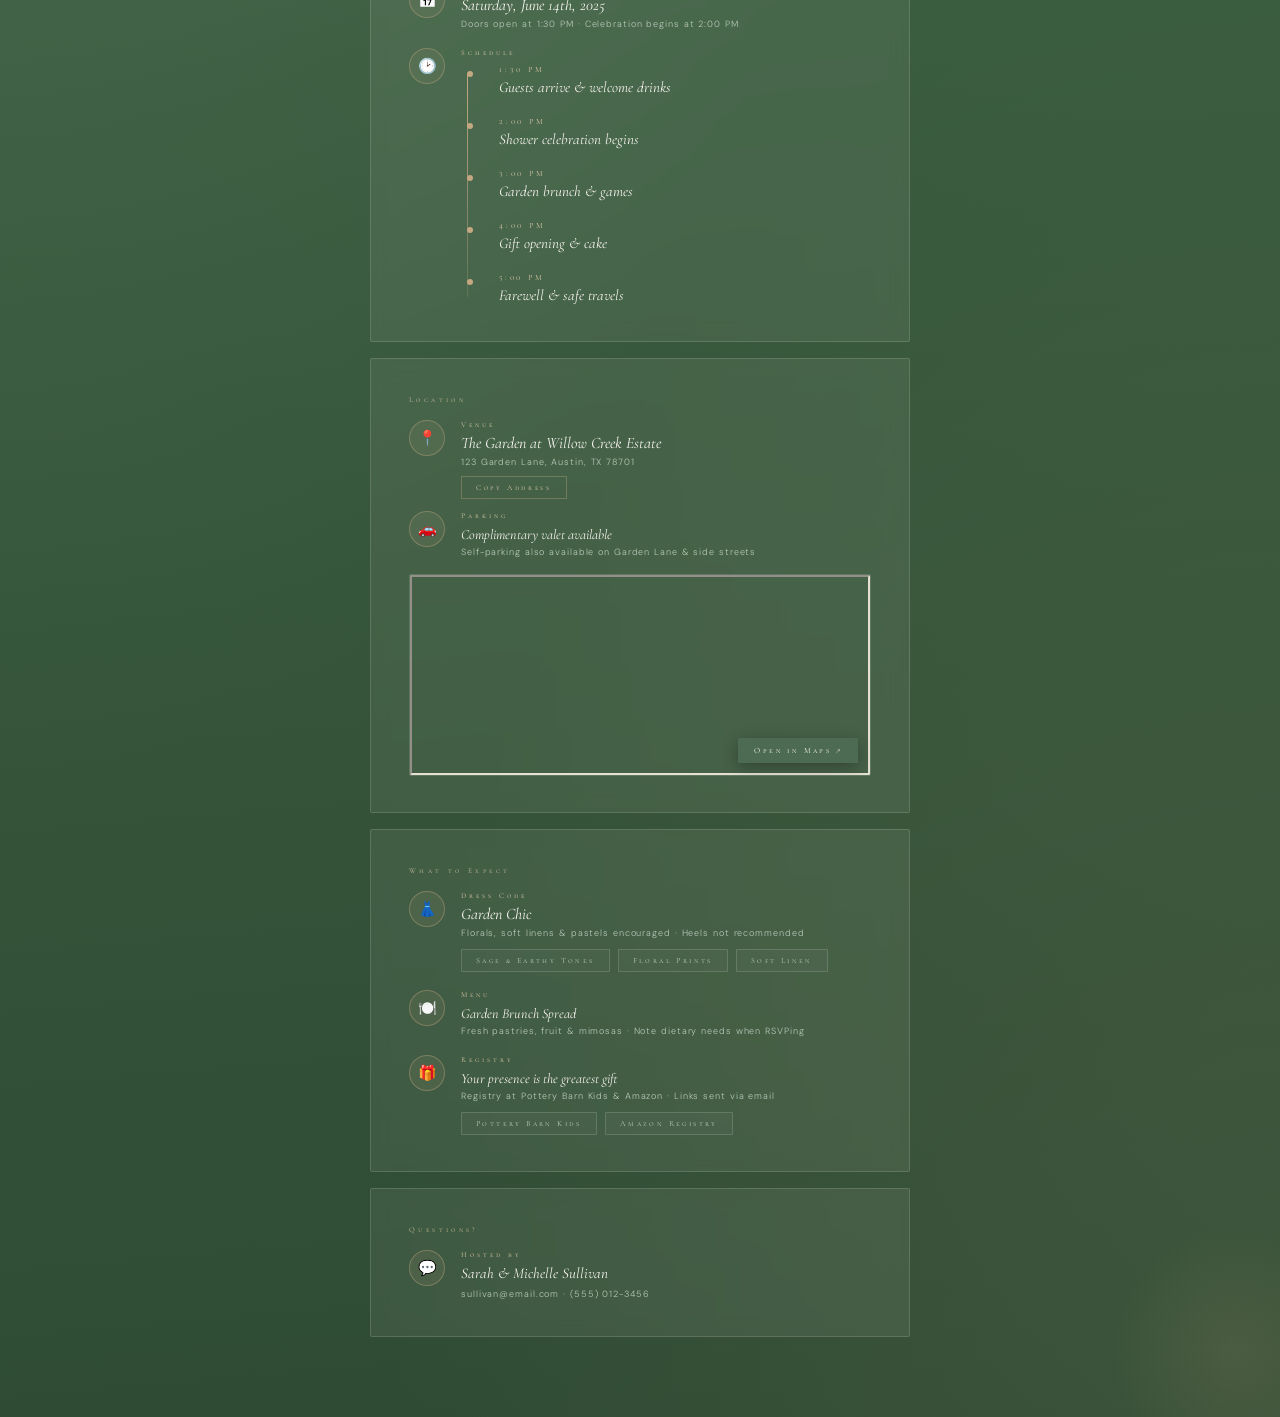
<file: index1.html>
<!DOCTYPE html>
<html lang="en">
<head>
<meta charset="UTF-8">
<meta name="viewport" content="width=device-width, initial-scale=1.0">
<title>Emma Rose · Baby Shower Invitation</title>
<link href="https://fonts.googleapis.com/css2?family=Cormorant+Garamond:ital,wght@0,300;0,400;1,300;1,400;1,600&family=Cormorant+SC:wght@300;400;500&family=DM+Sans:ital,wght@0,300;0,400;1,300&display=swap" rel="stylesheet">
<style>
:root{--sage:#8A9E8C;--sage-deep:#4D6B52;--sage-mist:#b8c9ba;--gold:#C4A882;--gold-light:#ddc9a8;--parchment:#F7F3EE;--parchment-dark:#EDE8E0;--linen:#BDB5A6;--ink:#3a4f3c;}
*,*::before,*::after{margin:0;padding:0;box-sizing:border-box;}
html{scroll-behavior:smooth;}
body{background:var(--parchment-dark);font-family:'DM Sans',sans-serif;overflow-x:hidden;}
#particle-canvas{position:fixed;top:0;left:0;width:100%;height:100%;pointer-events:none;z-index:0;}
.page{min-height:100vh;width:100%;position:relative;display:flex;align-items:center;justify-content:center;overflow:hidden;}

/* PAGE 1 */
#page1{background:linear-gradient(160deg,#f0ece4 0%,#f7f3ee 40%,#eae5dc 100%);flex-direction:column;padding:40px 20px;}
#page1::before{content:'';position:absolute;inset:0;opacity:0.35;pointer-events:none;z-index:1;}
.card{position:relative;width:min(480px,92vw);background:var(--parchment);border-radius:2px;box-shadow:0 2px 4px rgba(77,107,82,0.06),0 8px 24px rgba(77,107,82,0.1),0 32px 80px rgba(77,107,82,0.12),0 0 0 1px rgba(189,181,166,0.3);padding:56px 44px 52px;z-index:10;overflow:hidden;text-align:center;}
.card::after{content:'';position:absolute;top:-100%;left:-60%;width:40%;height:300%;background:linear-gradient(105deg,transparent,rgba(255,255,255,0.18),transparent);transform:skewX(-15deg);animation:shimmer 6s ease-in-out infinite 3s;pointer-events:none;z-index:20;}
@keyframes shimmer{0%{left:-60%}40%,100%{left:130%}}
.card::before{content:'';position:absolute;inset:0;background:radial-gradient(ellipse at 30% 20%,rgba(196,168,130,0.06) 0%,transparent 60%),radial-gradient(ellipse at 70% 80%,rgba(138,158,140,0.05) 0%,transparent 60%);pointer-events:none;}
.card-border{position:absolute;inset:14px;border:0.75px solid rgba(189,181,166,0.45);pointer-events:none;}
.card-border-inner{position:absolute;inset:20px;border:0.35px solid rgba(189,181,166,0.25);pointer-events:none;}
.botanical-svg{position:absolute;pointer-events:none;}
.botanical-top{top:-8px;left:50%;transform:translateX(-50%);width:440px;}
.botanical-bottom{bottom:-8px;left:50%;transform:translateX(-50%) scaleY(-1);width:440px;}
.botanical-left{left:-6px;top:50%;transform:translateY(-50%);height:280px;}
.botanical-right{right:-6px;top:50%;transform:translateY(-50%) scaleX(-1);height:280px;}
@keyframes leafSway1{0%,100%{transform:rotate(0deg);transform-origin:50% 90%}50%{transform:rotate(2.5deg);transform-origin:50% 90%}}
@keyframes leafSway2{0%,100%{transform:rotate(0deg);transform-origin:50% 90%}50%{transform:rotate(-2deg);transform-origin:50% 90%}}
@keyframes leafFloat{0%,100%{transform:translateY(0px) rotate(0deg)}50%{transform:translateY(-4px) rotate(1deg)}}
@keyframes stemBreathe{0%,100%{opacity:0.8}50%{opacity:1}}
.leaf-sway-1{animation:leafSway1 4s ease-in-out infinite;}
.leaf-sway-2{animation:leafSway2 5s ease-in-out infinite 0.8s;}
.leaf-float{animation:leafFloat 6s ease-in-out infinite 1.2s;}
.stem-breathe{animation:stemBreathe 4s ease-in-out infinite;}
@keyframes fadeRise{from{opacity:0;transform:translateY(18px)}to{opacity:1;transform:translateY(0)}}
@keyframes fadeIn{from{opacity:0}to{opacity:1}}
@keyframes expandLine{from{transform:scaleX(0);opacity:0}to{transform:scaleX(1);opacity:1}}
@keyframes goldPulse{0%,100%{opacity:0.8}50%{opacity:1;filter:drop-shadow(0 0 4px rgba(196,168,130,0.5))}}
.anim-0{opacity:0;animation:fadeRise 0.9s cubic-bezier(0.22,1,0.36,1) forwards 0.3s}
.anim-1{opacity:0;animation:fadeRise 0.9s cubic-bezier(0.22,1,0.36,1) forwards 0.7s}
.anim-2{opacity:0;animation:fadeRise 0.9s cubic-bezier(0.22,1,0.36,1) forwards 1.0s}
.anim-3{opacity:0;animation:fadeRise 0.9s cubic-bezier(0.22,1,0.36,1) forwards 1.3s}
.anim-4{opacity:0;animation:fadeRise 0.9s cubic-bezier(0.22,1,0.36,1) forwards 1.6s}
.anim-5{opacity:0;animation:fadeRise 0.9s cubic-bezier(0.22,1,0.36,1) forwards 1.9s}
.anim-6{opacity:0;animation:fadeRise 0.9s cubic-bezier(0.22,1,0.36,1) forwards 2.2s}
.anim-7{opacity:0;animation:fadeRise 0.9s cubic-bezier(0.22,1,0.36,1) forwards 2.5s}
.line-anim{transform-origin:center;transform:scaleX(0);opacity:0;animation:expandLine 0.8s cubic-bezier(0.22,1,0.36,1) forwards;}
.line-anim-1{animation-delay:1.5s}.line-anim-2{animation-delay:2.0s}
.eyebrow{font-family:'Cormorant SC',serif;font-size:8.5px;letter-spacing:0.38em;color:var(--linen);margin-bottom:22px;}
.headline{font-family:'Cormorant Garamond',serif;font-style:italic;font-weight:300;font-size:clamp(30px,6vw,38px);line-height:1.15;color:var(--sage-deep);margin-bottom:4px;letter-spacing:0.02em;}
.subheadline{font-family:'Cormorant Garamond',serif;font-style:italic;font-weight:300;font-size:clamp(18px,3.5vw,22px);color:var(--sage-deep);letter-spacing:0.05em;margin-bottom:24px;}
.divider-row{display:flex;align-items:center;justify-content:center;gap:14px;margin:18px 0;}
.divider-line{height:0.7px;width:70px;background:var(--gold);display:block;}
.divider-gem{width:6px;height:6px;background:var(--gold);border-radius:50%;animation:goldPulse 3s ease-in-out infinite;}
.celebrating-label{font-family:'DM Sans',sans-serif;font-size:9px;font-weight:300;letter-spacing:0.38em;color:var(--linen);text-transform:uppercase;margin-bottom:8px;}
.honoree-name{font-family:'Cormorant Garamond',serif;font-weight:300;font-size:clamp(26px,5vw,34px);color:var(--ink);letter-spacing:0.04em;margin-bottom:18px;}
.detail-label{font-family:'Cormorant SC',serif;font-size:8px;letter-spacing:0.4em;color:var(--linen);margin-bottom:3px;margin-top:14px;}
.detail-value{font-family:'Cormorant Garamond',serif;font-style:italic;font-size:clamp(13px,2.5vw,15px);color:var(--sage-deep);letter-spacing:0.02em;}
.detail-sub{font-family:'DM Sans',sans-serif;font-size:9.5px;font-weight:300;color:var(--linen);letter-spacing:0.18em;text-transform:uppercase;margin-top:2px;}
.rsvp-nudge{margin-top:28px;padding-top:22px;border-top:0.5px solid rgba(189,181,166,0.4);}
.rsvp-nudge p{font-family:'DM Sans',sans-serif;font-size:9.5px;font-weight:300;color:var(--linen);letter-spacing:0.22em;text-transform:uppercase;margin-bottom:14px;}
.rsvp-btn{display:inline-block;font-family:'Cormorant SC',serif;font-size:10px;letter-spacing:0.35em;color:var(--parchment);background:var(--sage-deep);padding:13px 36px;border:none;cursor:pointer;transition:all 0.4s cubic-bezier(0.22,1,0.36,1);position:relative;overflow:hidden;}
.rsvp-btn::after{content:'';position:absolute;inset:0;background:var(--gold);transform:scaleX(0);transform-origin:left;transition:transform 0.4s cubic-bezier(0.22,1,0.36,1);z-index:0;}
.rsvp-btn:hover::after{transform:scaleX(1);}.rsvp-btn span{position:relative;z-index:1;}
.rsvp-btn:hover{box-shadow:0 8px 30px rgba(77,107,82,0.25);transform:translateY(-2px);}
.floating-leaf{position:absolute;pointer-events:none;z-index:2;opacity:0;animation:floatLeaf linear infinite;}
@keyframes floatLeaf{0%{transform:translateY(110vh) rotate(0deg);opacity:0}5%{opacity:0.4}90%{opacity:0.25}100%{transform:translateY(-10vh) rotate(360deg);opacity:0}}
.scroll-indicator{position:absolute;bottom:28px;left:50%;transform:translateX(-50%);display:flex;flex-direction:column;align-items:center;gap:8px;z-index:20;cursor:pointer;opacity:0;animation:fadeIn 1s ease forwards 3.5s;}
.scroll-indicator span{font-family:'Cormorant SC',serif;font-size:7.5px;letter-spacing:0.45em;color:var(--linen);}
.scroll-arrow{width:24px;height:24px;border-right:0.75px solid var(--linen);border-bottom:0.75px solid var(--linen);transform:rotate(45deg) translateY(-4px);animation:arrowBounce 1.5s ease-in-out infinite;}
@keyframes arrowBounce{0%,100%{transform:rotate(45deg) translateY(-4px);opacity:0.6}50%{transform:rotate(45deg) translateY(0px);opacity:1}}

/* PAGE 2 */
#page2{background:linear-gradient(175deg,var(--sage-deep) 0%,#3a5c3f 35%,#2e4a33 100%);flex-direction:column;padding:60px 20px 80px;}
#page2::after{content:'';position:absolute;inset:0;background:radial-gradient(ellipse at 0% 0%,rgba(138,158,140,0.15) 0%,transparent 50%),radial-gradient(ellipse at 100% 100%,rgba(196,168,130,0.1) 0%,transparent 50%);pointer-events:none;}
.page2-inner{position:relative;z-index:10;width:min(540px,94vw);display:flex;flex-direction:column;}
.info-section{background:rgba(247,243,238,0.07);backdrop-filter:blur(8px);border:0.75px solid rgba(247,243,238,0.15);border-radius:2px;padding:36px 38px;margin-bottom:16px;transition:transform 0.3s ease,box-shadow 0.3s ease;}
.info-section:hover{transform:translateY(-2px);box-shadow:0 12px 40px rgba(0,0,0,0.2);}
.section-tag{font-family:'Cormorant SC',serif;font-size:7.5px;letter-spacing:0.45em;color:var(--gold-light);margin-bottom:16px;opacity:0.85;display:block;}
.section-title{font-family:'Cormorant Garamond',serif;font-style:italic;font-weight:300;font-size:26px;color:var(--parchment);margin-bottom:22px;line-height:1.2;}

.name-input{width:100%;margin-bottom:14px;background:rgba(247,243,238,0.07);border:0.75px solid rgba(247,243,238,0.2);border-radius:2px;padding:14px 18px;font-family:'Cormorant Garamond',serif;font-style:italic;font-size:16px;color:var(--parchment);outline:none;transition:border-color 0.3s ease;display:block;}
.name-input::placeholder{color:rgba(247,243,238,0.3);}
.name-input:focus{border-color:rgba(196,168,130,0.6);}
@keyframes shake{0%,100%{transform:translateX(0)}25%{transform:translateX(-6px)}75%{transform:translateX(6px)}}
.shake{animation:shake 0.3s ease;}

.rsvp-options{display:flex;flex-direction:column;gap:10px;}
.rsvp-option{display:flex;align-items:center;gap:16px;padding:16px 20px;border:0.75px solid rgba(247,243,238,0.2);border-radius:2px;cursor:pointer;transition:all 0.35s cubic-bezier(0.22,1,0.36,1);position:relative;overflow:hidden;background:transparent;width:100%;text-align:left;}
.rsvp-option::before{content:'';position:absolute;inset:0;background:rgba(247,243,238,0.08);transform:scaleX(0);transform-origin:left;transition:transform 0.35s cubic-bezier(0.22,1,0.36,1);}
.rsvp-option:hover::before{transform:scaleX(1);}
.rsvp-option.selected{border-color:var(--gold);background:rgba(196,168,130,0.18);}
.rsvp-option.selected::before{transform:scaleX(1);background:rgba(196,168,130,0.1);}
.option-radio{width:18px;height:18px;border:1.5px solid rgba(247,243,238,0.4);border-radius:50%;flex-shrink:0;display:flex;align-items:center;justify-content:center;position:relative;}
.option-radio::after{content:'';width:8px;height:8px;background:var(--gold);border-radius:50%;transform:scale(0);transition:transform 0.3s cubic-bezier(0.34,1.56,0.64,1);}
.rsvp-option.selected .option-radio{border-color:var(--gold);}
.rsvp-option.selected .option-radio::after{transform:scale(1);}
.option-text{flex:1;}
.option-main{font-family:'Cormorant Garamond',serif;font-size:17px;font-style:italic;color:var(--parchment);letter-spacing:0.02em;display:block;line-height:1.2;}
.option-sub{font-family:'DM Sans',sans-serif;font-size:9px;font-weight:300;color:var(--sage-mist);letter-spacing:0.2em;text-transform:uppercase;display:block;margin-top:2px;}
.option-emoji{font-size:20px;flex-shrink:0;}
.guest-input-row{display:flex;align-items:center;gap:12px;margin-top:14px;padding-top:14px;border-top:0.5px solid rgba(247,243,238,0.1);}
.guest-label{font-family:'DM Sans',sans-serif;font-size:10px;font-weight:300;color:var(--sage-mist);letter-spacing:0.15em;flex:1;}
.guest-counter{display:flex;align-items:center;gap:10px;}
.counter-btn{width:28px;height:28px;border:0.75px solid rgba(196,168,130,0.4);background:transparent;color:var(--gold-light);font-size:16px;cursor:pointer;display:flex;align-items:center;justify-content:center;transition:all 0.25s ease;border-radius:50%;font-family:'DM Sans',sans-serif;}
.counter-btn:hover{background:rgba(196,168,130,0.2);border-color:var(--gold);}
.counter-num{font-family:'Cormorant Garamond',serif;font-size:22px;color:var(--parchment);min-width:24px;text-align:center;}
.note-input{width:100%;margin-top:12px;background:rgba(247,243,238,0.05);border:0.75px solid rgba(247,243,238,0.15);border-radius:1px;padding:12px 16px;font-family:'Cormorant Garamond',serif;font-style:italic;font-size:14px;color:var(--parchment);resize:none;height:72px;outline:none;transition:border-color 0.3s ease;}
.note-input::placeholder{color:rgba(247,243,238,0.25);}
.note-input:focus{border-color:rgba(196,168,130,0.5);}
.submit-btn{width:100%;margin-top:16px;padding:16px;background:var(--gold);border:none;cursor:pointer;font-family:'Cormorant SC',serif;font-size:11px;letter-spacing:0.4em;color:var(--ink);transition:all 0.35s ease;}
.submit-btn:hover:not(:disabled){background:var(--gold-light);box-shadow:0 8px 30px rgba(196,168,130,0.3);transform:translateY(-1px);}
.submit-btn:disabled{opacity:0.6;cursor:not-allowed;}
.confirmation{display:none;text-align:center;padding:30px;}
.confirmation.show{display:block;}
.conf-icon{font-size:36px;margin-bottom:14px;animation:popIn 0.5s cubic-bezier(0.34,1.56,0.64,1);}
@keyframes popIn{from{transform:scale(0);opacity:0}to{transform:scale(1);opacity:1}}
.conf-title{font-family:'Cormorant Garamond',serif;font-style:italic;font-size:24px;color:var(--parchment);margin-bottom:8px;}
.conf-sub{font-family:'DM Sans',sans-serif;font-size:11px;color:var(--sage-mist);letter-spacing:0.15em;}

.info-row{display:flex;align-items:flex-start;gap:16px;margin-bottom:18px;}
.info-row:last-child{margin-bottom:0;}
.info-icon{width:36px;height:36px;border:0.75px solid rgba(196,168,130,0.4);border-radius:50%;display:flex;align-items:center;justify-content:center;flex-shrink:0;font-size:15px;background:rgba(196,168,130,0.1);}
.info-label{font-family:'Cormorant SC',serif;font-size:7.5px;letter-spacing:0.4em;color:var(--gold-light);display:block;margin-bottom:3px;}
.info-value{font-family:'Cormorant Garamond',serif;font-style:italic;font-size:16px;color:var(--parchment);line-height:1.3;}
.info-note{font-family:'DM Sans',sans-serif;font-size:9px;font-weight:300;color:var(--sage-mist);letter-spacing:0.1em;margin-top:2px;display:block;}
.copy-btn{display:inline-flex;align-items:center;gap:6px;margin-top:8px;font-family:'Cormorant SC',serif;font-size:7.5px;letter-spacing:0.35em;color:var(--gold-light);background:transparent;border:0.75px solid rgba(196,168,130,0.35);padding:6px 14px;cursor:pointer;transition:all 0.3s ease;}
.copy-btn:hover{background:rgba(196,168,130,0.15);border-color:rgba(196,168,130,0.7);}
.copy-btn.copied{color:var(--sage-mist);border-color:rgba(138,158,140,0.5);}
.map-frame{border-radius:2px;overflow:hidden;border:0.75px solid rgba(247,243,238,0.15);margin-top:16px;position:relative;}
.map-frame iframe{width:100%;height:200px;display:block;filter:saturate(0.7) sepia(0.2) brightness(0.9);transition:filter 0.3s ease;}
.map-frame:hover iframe{filter:saturate(0.9) sepia(0.1) brightness(1);}
.map-overlay-btn{position:absolute;bottom:12px;right:12px;background:var(--sage-deep);border:none;font-family:'Cormorant SC',serif;font-size:8px;letter-spacing:0.3em;color:var(--parchment);padding:8px 16px;cursor:pointer;transition:all 0.3s ease;box-shadow:0 4px 16px rgba(0,0,0,0.3);}
.map-overlay-btn:hover{background:var(--gold);color:var(--ink);}
.tag-row{display:flex;flex-wrap:wrap;gap:8px;margin-top:10px;}
.tag{font-family:'Cormorant SC',serif;font-size:8px;letter-spacing:0.3em;color:var(--sage-mist);border:0.75px solid rgba(138,158,140,0.4);padding:6px 14px;border-radius:1px;background:rgba(138,158,140,0.08);}
.timeline{display:flex;flex-direction:column;position:relative;padding-left:22px;}
.timeline::before{content:'';position:absolute;left:6px;top:8px;bottom:8px;width:0.75px;background:linear-gradient(to bottom,var(--gold),rgba(196,168,130,0.2));}
.timeline-item{position:relative;padding:0 0 20px 16px;}
.timeline-item::before{content:'';position:absolute;left:-16px;top:6px;width:6px;height:6px;background:var(--gold);border-radius:50%;}
.timeline-time{font-family:'Cormorant SC',serif;font-size:8px;letter-spacing:0.35em;color:var(--gold-light);display:block;margin-bottom:2px;}
.timeline-event{font-family:'Cormorant Garamond',serif;font-style:italic;font-size:15px;color:var(--parchment);}
.p2-header{text-align:center;margin-bottom:28px;position:relative;z-index:10;}
.p2-eyebrow{font-family:'Cormorant SC',serif;font-size:8px;letter-spacing:0.5em;color:rgba(247,243,238,0.4);display:block;margin-bottom:10px;}
.p2-title{font-family:'Cormorant Garamond',serif;font-style:italic;font-weight:300;font-size:32px;color:var(--parchment);line-height:1.15;}
.p2-divider{display:flex;align-items:center;justify-content:center;gap:14px;margin-top:14px;}
.p2-divider span{width:50px;height:0.5px;background:rgba(196,168,130,0.5);display:block;}
.p2-divider i{width:5px;height:5px;background:var(--gold);border-radius:50%;display:block;opacity:0.7;}
.ambient-circle{position:absolute;border-radius:50%;pointer-events:none;animation:ambientFloat ease-in-out infinite;}
@keyframes ambientFloat{0%,100%{transform:translate(0,0)}50%{transform:translate(var(--tx),var(--ty))}}
@media(max-width:480px){.card{padding:50px 28px 44px;}.info-section{padding:28px 24px;}}
</style>
</head>
<body>

<canvas id="particle-canvas"></canvas>

<section id="page1" class="page">
  <div class="card">
    <div class="card-border"></div>
    <div class="card-border-inner"></div>

    <svg class="botanical-svg botanical-top" viewBox="0 0 440 120" fill="none" xmlns="http://www.w3.org/2000/svg">
      <g class="stem-breathe">
        <path d="M 60 115 Q 100 88 140 62" stroke="#8A9E8C" stroke-width="1.1" stroke-linecap="round"/>
        <path d="M 100 90 Q 78 68 58 55" stroke="#8A9E8C" stroke-width="0.75" stroke-linecap="round"/>
      </g>
      <g class="leaf-sway-1">
        <ellipse cx="82" cy="103" rx="20" ry="8" fill="#8A9E8C" opacity="0.6" transform="rotate(-28 82 103)"/>
        <ellipse cx="110" cy="84" rx="24" ry="9" fill="#8A9E8C" opacity="0.55" transform="rotate(-42 110 84)"/>
        <ellipse cx="136" cy="65" rx="18" ry="7" fill="#4D6B52" opacity="0.5" transform="rotate(-55 136 65)"/>
      </g>
      <g class="leaf-sway-2">
        <ellipse cx="79" cy="70" rx="13" ry="5.5" fill="#4D6B52" opacity="0.42" transform="rotate(-38 79 70)"/>
        <ellipse cx="60" cy="57" rx="10" ry="4" fill="#8A9E8C" opacity="0.45" transform="rotate(-50 60 57)"/>
      </g>
      <path d="M 140 62 Q 190 28 220 20 Q 250 28 300 62" stroke="#8A9E8C" stroke-width="0.85" stroke-linecap="round" class="stem-breathe"/>
      <g class="leaf-float">
        <ellipse cx="185" cy="38" rx="11" ry="4.5" fill="#8A9E8C" opacity="0.5" transform="rotate(-18 185 38)"/>
        <ellipse cx="220" cy="22" rx="9" ry="3.5" fill="#C4A882" opacity="0.65"/>
        <ellipse cx="255" cy="38" rx="11" ry="4.5" fill="#8A9E8C" opacity="0.5" transform="rotate(18 255 38)"/>
        <circle cx="200" cy="32" r="2.2" fill="#C4A882" opacity="0.75"/>
        <circle cx="220" cy="18" r="2.8" fill="#C4A882" opacity="0.9"/>
        <circle cx="240" cy="32" r="2.2" fill="#C4A882" opacity="0.75"/>
      </g>
      <g class="stem-breathe">
        <path d="M 380 115 Q 340 88 300 62" stroke="#8A9E8C" stroke-width="1.1" stroke-linecap="round"/>
        <path d="M 340 90 Q 362 68 382 55" stroke="#8A9E8C" stroke-width="0.75" stroke-linecap="round"/>
      </g>
      <g class="leaf-sway-2">
        <ellipse cx="358" cy="103" rx="20" ry="8" fill="#8A9E8C" opacity="0.6" transform="rotate(28 358 103)"/>
        <ellipse cx="330" cy="84" rx="24" ry="9" fill="#8A9E8C" opacity="0.55" transform="rotate(42 330 84)"/>
        <ellipse cx="304" cy="65" rx="18" ry="7" fill="#4D6B52" opacity="0.5" transform="rotate(55 304 65)"/>
      </g>
      <g class="leaf-sway-1">
        <ellipse cx="361" cy="70" rx="13" ry="5.5" fill="#4D6B52" opacity="0.42" transform="rotate(38 361 70)"/>
        <ellipse cx="380" cy="57" rx="10" ry="4" fill="#8A9E8C" opacity="0.45" transform="rotate(50 380 57)"/>
      </g>
      <path d="M 14 14 Q 26 6 32 18" stroke="#8A9E8C" stroke-width="0.7" stroke-linecap="round"/>
      <ellipse cx="24" cy="9" rx="7" ry="3" fill="#8A9E8C" opacity="0.4" transform="rotate(-22 24 9)"/>
      <path d="M 426 14 Q 414 6 408 18" stroke="#8A9E8C" stroke-width="0.7" stroke-linecap="round"/>
      <ellipse cx="416" cy="9" rx="7" ry="3" fill="#8A9E8C" opacity="0.4" transform="rotate(22 416 9)"/>
    </svg>

    <svg class="botanical-svg botanical-bottom" viewBox="0 0 440 120" fill="none" xmlns="http://www.w3.org/2000/svg">
      <g class="stem-breathe">
        <path d="M 60 115 Q 100 88 140 62" stroke="#8A9E8C" stroke-width="1.1" stroke-linecap="round"/>
      </g>
      <g class="leaf-sway-2">
        <ellipse cx="82" cy="103" rx="20" ry="8" fill="#8A9E8C" opacity="0.55" transform="rotate(-28 82 103)"/>
        <ellipse cx="110" cy="84" rx="24" ry="9" fill="#8A9E8C" opacity="0.5" transform="rotate(-42 110 84)"/>
        <ellipse cx="136" cy="65" rx="18" ry="7" fill="#4D6B52" opacity="0.45" transform="rotate(-55 136 65)"/>
      </g>
      <path d="M 140 62 Q 190 28 220 20 Q 250 28 300 62" stroke="#8A9E8C" stroke-width="0.85" stroke-linecap="round" class="stem-breathe"/>
      <g class="leaf-float">
        <ellipse cx="185" cy="38" rx="11" ry="4.5" fill="#8A9E8C" opacity="0.45" transform="rotate(-18 185 38)"/>
        <ellipse cx="220" cy="22" rx="9" ry="3.5" fill="#C4A882" opacity="0.55"/>
        <ellipse cx="255" cy="38" rx="11" ry="4.5" fill="#8A9E8C" opacity="0.45" transform="rotate(18 255 38)"/>
        <circle cx="220" cy="18" r="2.5" fill="#C4A882" opacity="0.8"/>
      </g>
      <g class="stem-breathe">
        <path d="M 380 115 Q 340 88 300 62" stroke="#8A9E8C" stroke-width="1.1" stroke-linecap="round"/>
      </g>
      <g class="leaf-sway-1">
        <ellipse cx="358" cy="103" rx="20" ry="8" fill="#8A9E8C" opacity="0.55" transform="rotate(28 358 103)"/>
        <ellipse cx="330" cy="84" rx="24" ry="9" fill="#8A9E8C" opacity="0.5" transform="rotate(42 330 84)"/>
        <ellipse cx="304" cy="65" rx="18" ry="7" fill="#4D6B52" opacity="0.45" transform="rotate(55 304 65)"/>
      </g>
    </svg>

    <svg class="botanical-svg botanical-left" viewBox="0 0 60 280" fill="none" xmlns="http://www.w3.org/2000/svg">
      <path d="M 50 20 Q 30 80 35 140 Q 30 200 50 260" stroke="#BDB5A6" stroke-width="0.7" stroke-linecap="round" opacity="0.5" class="stem-breathe"/>
      <g class="leaf-sway-1">
        <ellipse cx="40" cy="60" rx="16" ry="5.5" fill="#BDB5A6" opacity="0.35" transform="rotate(-15 40 60)"/>
        <ellipse cx="32" cy="105" rx="18" ry="6" fill="#8A9E8C" opacity="0.3" transform="rotate(10 32 105)"/>
        <ellipse cx="38" cy="155" rx="15" ry="5" fill="#BDB5A6" opacity="0.32" transform="rotate(-8 38 155)"/>
        <ellipse cx="33" cy="200" rx="17" ry="5.5" fill="#8A9E8C" opacity="0.28" transform="rotate(12 33 200)"/>
      </g>
    </svg>
    <svg class="botanical-svg botanical-right" viewBox="0 0 60 280" fill="none" xmlns="http://www.w3.org/2000/svg">
      <path d="M 50 20 Q 30 80 35 140 Q 30 200 50 260" stroke="#BDB5A6" stroke-width="0.7" stroke-linecap="round" opacity="0.5" class="stem-breathe"/>
      <g class="leaf-sway-2">
        <ellipse cx="40" cy="60" rx="16" ry="5.5" fill="#BDB5A6" opacity="0.35" transform="rotate(-15 40 60)"/>
        <ellipse cx="32" cy="105" rx="18" ry="6" fill="#8A9E8C" opacity="0.3" transform="rotate(10 32 105)"/>
        <ellipse cx="38" cy="155" rx="15" ry="5" fill="#BDB5A6" opacity="0.32" transform="rotate(-8 38 155)"/>
        <ellipse cx="33" cy="200" rx="17" ry="5.5" fill="#8A9E8C" opacity="0.28" transform="rotate(12 33 200)"/>
      </g>
    </svg>

    <p class="eyebrow anim-0">Please Join Us to Celebrate</p>
    <h1 class="headline anim-1">A Little Wild One</h1>
    <h2 class="subheadline anim-2">is on the Way</h2>
    <div class="divider-row anim-3">
      <span class="divider-line line-anim line-anim-1"></span>
      <span class="divider-gem"></span>
      <span class="divider-line line-anim line-anim-2"></span>
    </div>
    <p class="celebrating-label anim-3">Celebrating & Honoring</p>
    <h3 class="honoree-name anim-4">Emma Rose Sullivan</h3>
    <div style="height:1px;background:rgba(189,181,166,0.3);margin:4px 30px 16px;" class="anim-4"></div>
    <div class="anim-5">
      <p class="detail-label">Date & Time</p>
      <p class="detail-value">Saturday, the Fourteenth of June, 2025</p>
      <p class="detail-sub">Two O'Clock in the Afternoon</p>
    </div>
    <div class="anim-6">
      <p class="detail-label">Venue</p>
      <p class="detail-value">The Garden at Willow Creek Estate</p>
      <p class="detail-sub">123 Garden Lane · Austin, Texas 78701</p>
    </div>
    <div class="rsvp-nudge anim-7">
      <p>Kindly reply by June 1st, 2025</p>
      <button class="rsvp-btn" onclick="scrollToPage2()"><span>RSVP & Details ↓</span></button>
    </div>
  </div>

  <div class="scroll-indicator" onclick="scrollToPage2()">
    <span>Scroll for Details</span>
    <div class="scroll-arrow"></div>
  </div>
</section>

<section id="page2" class="page">
  <div class="ambient-circle" style="width:300px;height:300px;top:-80px;left:-100px;background:radial-gradient(circle,rgba(138,158,140,0.12),transparent 70%);--tx:20px;--ty:30px;animation-duration:8s;"></div>
  <div class="ambient-circle" style="width:250px;height:250px;bottom:-60px;right:-80px;background:radial-gradient(circle,rgba(196,168,130,0.1),transparent 70%);--tx:-15px;--ty:-20px;animation-duration:10s;animation-delay:2s;"></div>

  <div class="page2-inner">

    <div class="p2-header">
      <span class="p2-eyebrow">Emma Rose Sullivan · Baby Shower</span>
      <h2 class="p2-title">Everything You Need to Know</h2>
      <div class="p2-divider"><span></span><i></i><span></span></div>
    </div>

    <div class="info-section">
      <span class="section-tag">Your Response</span>
      <h3 class="section-title">Will you be joining us?</h3>

      <input id="guestName" class="name-input" type="text" placeholder="Your full name…" />

      <div class="rsvp-options" id="rsvpOptions">
        <button class="rsvp-option" onclick="selectOption(this,'yes')">
          <span class="option-radio"></span>
          <span class="option-text">
            <span class="option-main">Joyfully Accepts</span>
            <span class="option-sub">Yes, I wouldn't miss it for the world</span>
          </span>
          <span class="option-emoji">🌿</span>
        </button>
        <button class="rsvp-option" onclick="selectOption(this,'maybe')">
          <span class="option-radio"></span>
          <span class="option-text">
            <span class="option-main">Will Try to Make It</span>
            <span class="option-sub">Still checking my schedule — will confirm soon</span>
          </span>
          <span class="option-emoji">🌸</span>
        </button>
        <button class="rsvp-option" onclick="selectOption(this,'no')">
          <span class="option-radio"></span>
          <span class="option-text">
            <span class="option-main">Sends Love from Afar</span>
            <span class="option-sub">Sadly unable to attend, but celebrating you</span>
          </span>
          <span class="option-emoji">💌</span>
        </button>
      </div>

      <div id="guestRow" class="guest-input-row" style="display:none;">
        <span class="guest-label">Number of guests attending</span>
        <div class="guest-counter">
          <button class="counter-btn" onclick="changeCount(-1)">−</button>
          <span class="counter-num" id="guestCount">1</span>
          <button class="counter-btn" onclick="changeCount(1)">+</button>
        </div>
      </div>

      <div id="noteRow" style="display:none;">
        <textarea class="note-input" id="guestNote" placeholder="Leave a note for the mama-to-be…"></textarea>
      </div>

      <div id="submitRow" style="display:none;">
        <button class="submit-btn" id="submitBtn" onclick="submitRSVP()">Send My RSVP ✦</button>
      </div>

      <div class="confirmation" id="confirmation">
        <div class="conf-icon">🌿</div>
        <p class="conf-title">Thank you so much!</p>
        <p class="conf-sub" id="confSub">Your response has been received with love.</p>
      </div>
    </div>

    <div class="info-section">
      <span class="section-tag">Event Details</span>
      <div class="info-row">
        <div class="info-icon">📅</div>
        <div>
          <span class="info-label">Date</span>
          <span class="info-value">Saturday, June 14th, 2025</span>
          <span class="info-note">Doors open at 1:30 PM · Celebration begins at 2:00 PM</span>
        </div>
      </div>
      <div class="info-row">
        <div class="info-icon">🕑</div>
        <div>
          <span class="info-label">Schedule</span>
          <div class="timeline" style="margin-top:8px;">
            <div class="timeline-item"><span class="timeline-time">1:30 PM</span><span class="timeline-event">Guests arrive & welcome drinks</span></div>
            <div class="timeline-item"><span class="timeline-time">2:00 PM</span><span class="timeline-event">Shower celebration begins</span></div>
            <div class="timeline-item"><span class="timeline-time">3:00 PM</span><span class="timeline-event">Garden brunch & games</span></div>
            <div class="timeline-item"><span class="timeline-time">4:00 PM</span><span class="timeline-event">Gift opening & cake</span></div>
            <div class="timeline-item" style="padding-bottom:0;"><span class="timeline-time">5:00 PM</span><span class="timeline-event">Farewell & safe travels</span></div>
          </div>
        </div>
      </div>
    </div>

    <div class="info-section">
      <span class="section-tag">Location</span>
      <div class="info-row" style="margin-bottom:12px;">
        <div class="info-icon">📍</div>
        <div>
          <span class="info-label">Venue</span>
          <span class="info-value">The Garden at Willow Creek Estate</span>
          <span class="info-note">123 Garden Lane, Austin, TX 78701</span>
          <button class="copy-btn" id="copyBtn" onclick="copyAddress()">
            <span id="copyBtnText">Copy Address</span>
          </button>
        </div>
      </div>
      <div class="info-row" style="margin-bottom:12px;">
        <div class="info-icon">🚗</div>
        <div>
          <span class="info-label">Parking</span>
          <span class="info-value" style="font-size:14px;">Complimentary valet available</span>
          <span class="info-note">Self-parking also available on Garden Lane & side streets</span>
        </div>
      </div>
      <div class="map-frame">
        <iframe
          src="https://www.openstreetmap.org/export/embed.html?bbox=-97.7631%2C30.2472%2C-97.7231%2C30.2872&layer=mapnik&marker=30.2672%2C-97.7431"
          allowfullscreen=""
          loading="lazy"
          title="Venue location">
        </iframe>
        <button class="map-overlay-btn" onclick="openMaps()">Open in Maps ↗</button>
      </div>
    </div>

    <div class="info-section">
      <span class="section-tag">What to Expect</span>
      <div class="info-row">
        <div class="info-icon">👗</div>
        <div>
          <span class="info-label">Dress Code</span>
          <span class="info-value">Garden Chic</span>
          <span class="info-note">Florals, soft linens & pastels encouraged · Heels not recommended</span>
          <div class="tag-row">
            <span class="tag">Sage & Earthy Tones</span>
            <span class="tag">Floral Prints</span>
            <span class="tag">Soft Linen</span>
          </div>
        </div>
      </div>
      <div class="info-row">
        <div class="info-icon">🍽️</div>
        <div>
          <span class="info-label">Menu</span>
          <span class="info-value" style="font-size:14px;">Garden Brunch Spread</span>
          <span class="info-note">Fresh pastries, fruit & mimosas · Note dietary needs when RSVPing</span>
        </div>
      </div>
      <div class="info-row" style="margin-bottom:0;">
        <div class="info-icon">🎁</div>
        <div>
          <span class="info-label">Registry</span>
          <span class="info-value" style="font-size:14px;">Your presence is the greatest gift</span>
          <span class="info-note">Registry at Pottery Barn Kids & Amazon · Links sent via email</span>
          <div class="tag-row">
            <span class="tag">Pottery Barn Kids</span>
            <span class="tag">Amazon Registry</span>
          </div>
        </div>
      </div>
    </div>

    <div class="info-section" style="margin-bottom:0;">
      <span class="section-tag">Questions?</span>
      <div class="info-row" style="margin-bottom:0;">
        <div class="info-icon">💬</div>
        <div>
          <span class="info-label">Hosted by</span>
          <span class="info-value" style="font-size:15px;">Sarah & Michelle Sullivan</span>
          <span class="info-note" style="margin-top:4px;">sullivan@email.com · (555) 012-3456</span>
        </div>
      </div>
    </div>

  </div>
</section>

<script>
// ── AIRTABLE CONFIG ──
const AIRTABLE_TOKEN = 'patJj0YU6gIesGf4N.4f5f8a97554a552823f2ee11387b92303a0dc3cdbd09e35517b89be37b7fe977';
const BASE_ID        = 'apprZvoV7VQImiqPd';
const TABLE_NAME     = 'RSVPs';

// ── PARTICLE SYSTEM ──
const canvas = document.getElementById('particle-canvas');
const ctx    = canvas.getContext('2d');
let W, H, particles = [];
function resize(){ W = canvas.width = window.innerWidth; H = canvas.height = window.innerHeight; }
resize();
window.addEventListener('resize', resize);

class Particle {
  constructor(){ this.reset(); }
  reset(){
    this.x          = Math.random() * W;
    this.y          = Math.random() * H;
    this.size       = Math.random() * 1.8 + 0.3;
    this.speedY     = -(Math.random() * 0.4 + 0.1);
    this.speedX     = (Math.random() - 0.5) * 0.2;
    this.opacity    = 0;
    this.maxOpacity = Math.random() * 0.35 + 0.05;
    this.life       = 0;
    this.maxLife    = Math.random() * 300 + 200;
    this.isGold     = Math.random() > 0.6;
  }
  update(){
    this.life++;
    if(this.life < 40) this.opacity = (this.life/40)*this.maxOpacity;
    else if(this.life > this.maxLife-40) this.opacity = ((this.maxLife-this.life)/40)*this.maxOpacity;
    else this.opacity = this.maxOpacity;
    this.x += this.speedX + Math.sin(this.life*0.02)*0.15;
    this.y += this.speedY;
    if(this.life >= this.maxLife) this.reset();
  }
  draw(){
    ctx.save();
    ctx.globalAlpha = this.opacity;
    ctx.fillStyle   = this.isGold ? '#C4A882' : '#8A9E8C';
    ctx.beginPath();
    ctx.arc(this.x, this.y, this.size, 0, Math.PI*2);
    ctx.fill();
    ctx.restore();
  }
}
for(let i=0;i<80;i++){ const p=new Particle(); p.life=Math.random()*p.maxLife; particles.push(p); }
(function loop(){ ctx.clearRect(0,0,W,H); particles.forEach(p=>{p.update();p.draw();}); requestAnimationFrame(loop); })();

// ── FLOATING LEAVES ──
function createLeaf(){
  const el = document.createElement('div');
  el.className = 'floating-leaf';
  const s = Math.random()*18+8, d = Math.random()*15+12, delay = Math.random()*8;
  el.style.cssText = `left:${Math.random()*innerWidth}px;width:${s}px;height:${s*0.4}px;border-radius:50% 50% 50% 0;background:${Math.random()>0.7?'rgba(196,168,130,0.35)':'rgba(138,158,140,0.3)'};animation-duration:${d}s;animation-delay:${delay}s;`;
  document.getElementById('page1').appendChild(el);
  setTimeout(()=>el.remove(),(d+delay)*1000);
}
for(let i=0;i<12;i++) setTimeout(createLeaf,i*1200);
setInterval(createLeaf,3000);

// ── RSVP ──
let selectedOptionType = null;
let guestCountValue = 1;

function selectOption(btn, type){
  document.querySelectorAll('.rsvp-option').forEach(o=>o.classList.remove('selected'));
  btn.classList.add('selected');
  selectedOptionType = type;
  document.getElementById('guestRow').style.display  = (type==='yes'||type==='maybe') ? 'flex' : 'none';
  document.getElementById('noteRow').style.display   = 'block';
  document.getElementById('submitRow').style.display = 'block';
}

function changeCount(delta){
  guestCountValue = Math.max(1, Math.min(10, guestCountValue+delta));
  document.getElementById('guestCount').textContent = guestCountValue;
}

async function submitRSVP(){
  const nameEl = document.getElementById('guestName');
  const name   = nameEl.value.trim();
  if(!name){
    nameEl.classList.add('shake');
    nameEl.style.borderColor = 'rgba(196,168,130,0.9)';
    nameEl.placeholder = 'Please enter your name first…';
    nameEl.focus();
    setTimeout(()=>nameEl.classList.remove('shake'), 400);
    return;
  }
  if(!selectedOptionType) return;

  const btn = document.getElementById('submitBtn');
  btn.textContent = 'Sending…';
  btn.disabled    = true;

  const labels = { yes:'Joyfully Accepts', maybe:'Will Try to Make It', no:'Sends Love from Afar' };

  try {
    const TABLE_ID = 'tblnbV5IveARCkOP2';
    const note      = document.getElementById('guestNote').value.trim();
    const message   = [
      'Attending: ' + labels[selectedOptionType],
      'Guests: '    + (selectedOptionType==='no' ? 0 : guestCountValue),
      'Note: '      + (note || '—'),
      'Date: '      + new Date().toLocaleDateString('en-US')
    ].join(' | ');

    const res = await fetch(`https://api.airtable.com/v0/${BASE_ID}/${TABLE_ID}`, {
      method:  'POST',
      headers: { 'Authorization':`Bearer ${AIRTABLE_TOKEN}`, 'Content-Type':'application/json' },
      body: JSON.stringify({ records:[{ fields:{
        Name:  name,
        Notes: message
      }}]})
    });

    if(!res.ok){ const e=await res.json(); throw new Error(e.error?.message||'Error'); }

    ['guestName','rsvpOptions','guestRow','noteRow','submitRow'].forEach(id=>{
      document.getElementById(id).style.display='none';
    });

    const firstName = name.split(' ')[0];
    document.getElementById('confSub').textContent =
      selectedOptionType==='no'
        ? `We'll miss you dearly, ${firstName}. Sending love your way 💚`
        : `We've saved your RSVP, ${firstName}. Cannot wait to celebrate! 🌿`;
    document.getElementById('confirmation').classList.add('show');

  } catch(err){
    console.error(err);
    btn.textContent = '⚠ Something went wrong — try again';
    btn.disabled = false;
  }
}

function copyAddress(){
  navigator.clipboard.writeText('123 Garden Lane, Austin, TX 78701').then(()=>{
    const btn=document.getElementById('copyBtn'), text=document.getElementById('copyBtnText');
    btn.classList.add('copied'); text.textContent='✓ Copied!';
    setTimeout(()=>{ btn.classList.remove('copied'); text.textContent='Copy Address'; },2500);
  });
}

function openMaps(){ window.open('https://maps.google.com/?q=123+Garden+Lane+Austin+TX'); }
function scrollToPage2(){ document.getElementById('page2').scrollIntoView({behavior:'smooth'}); }
</script>
</body>
</html>
</file>
